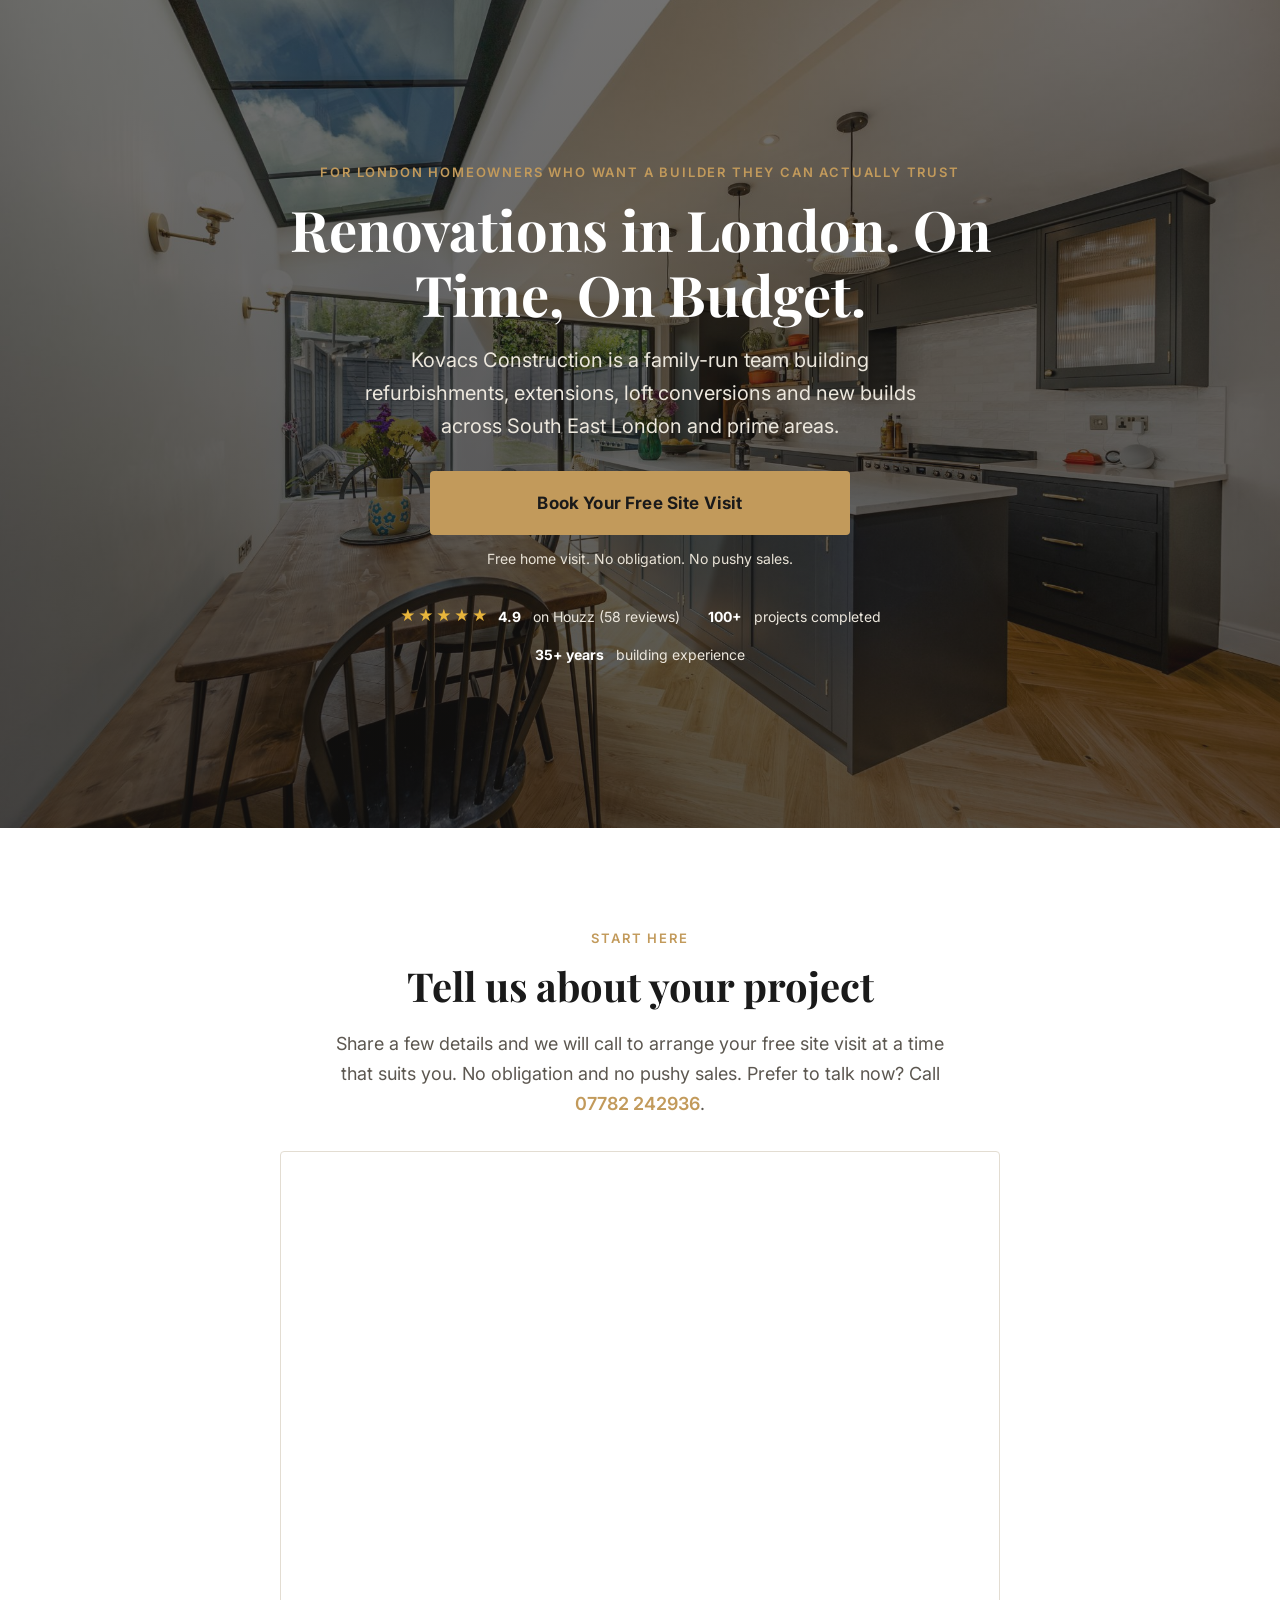
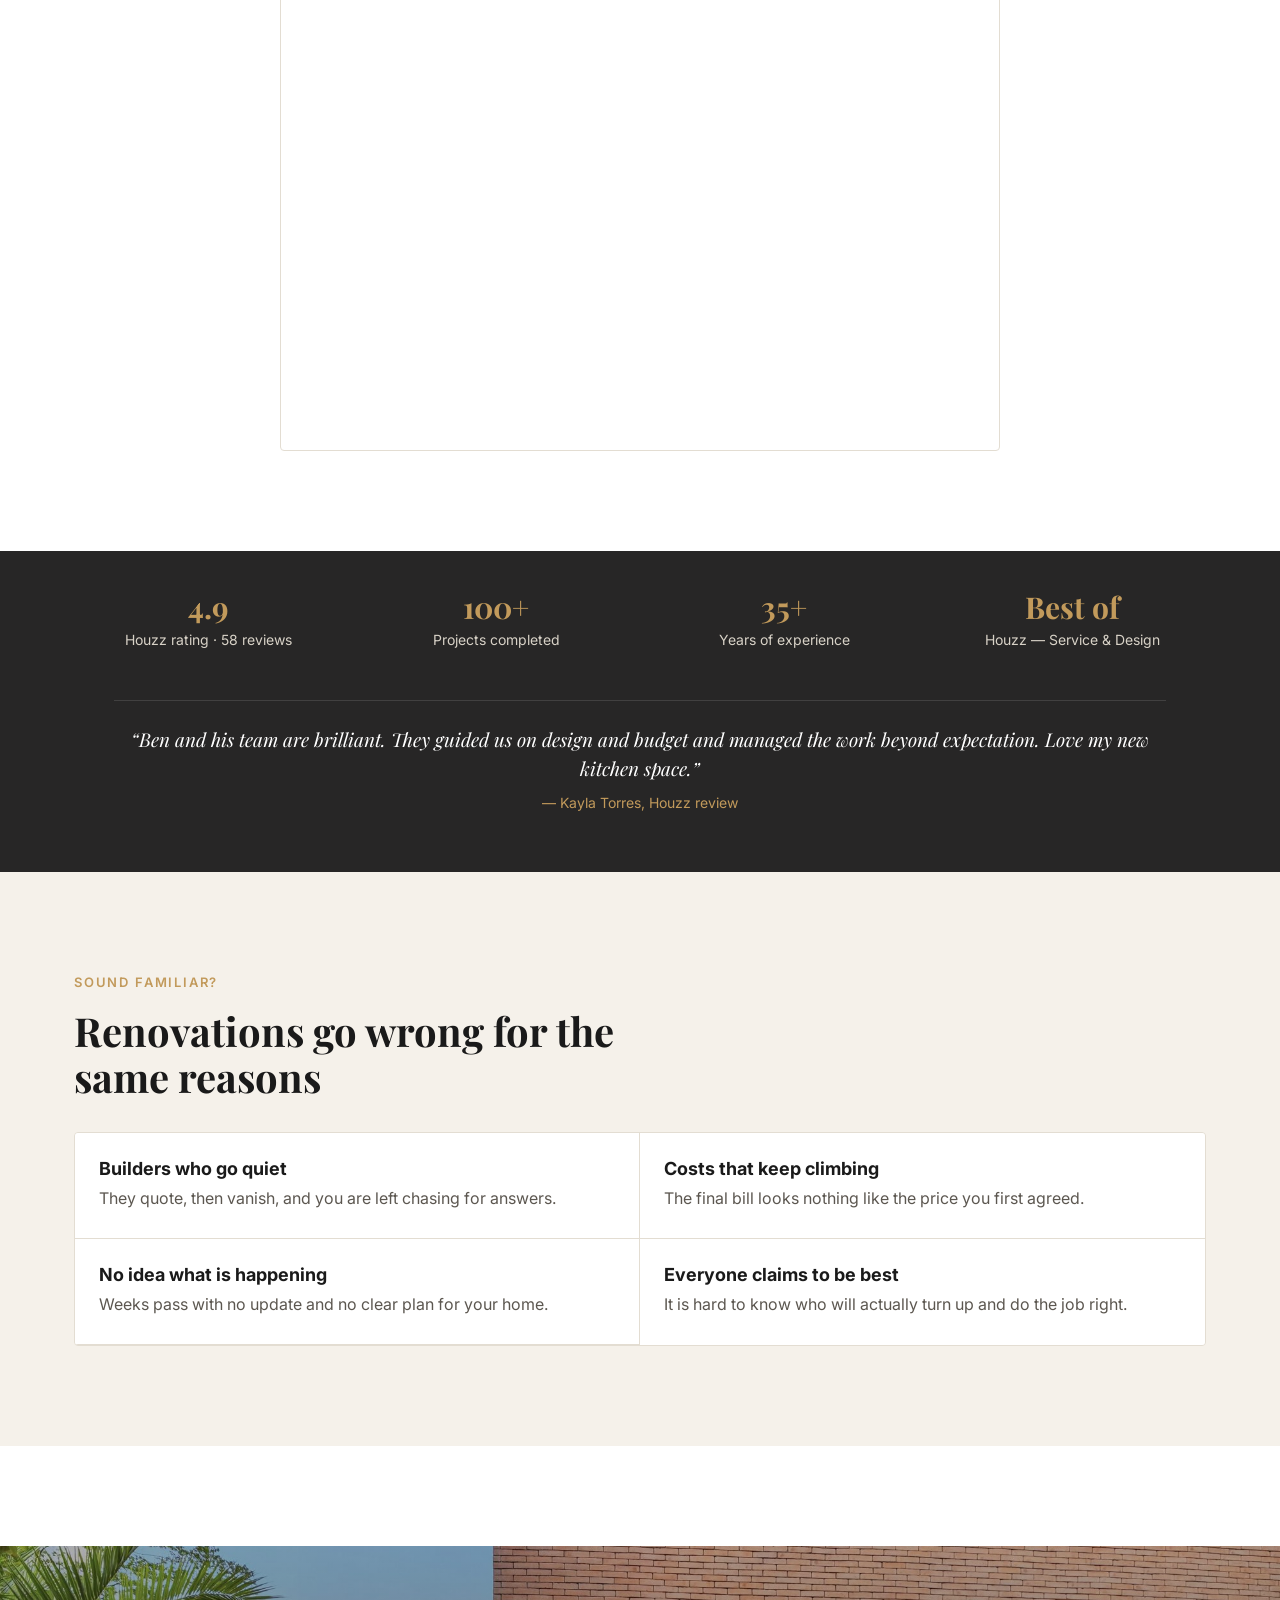
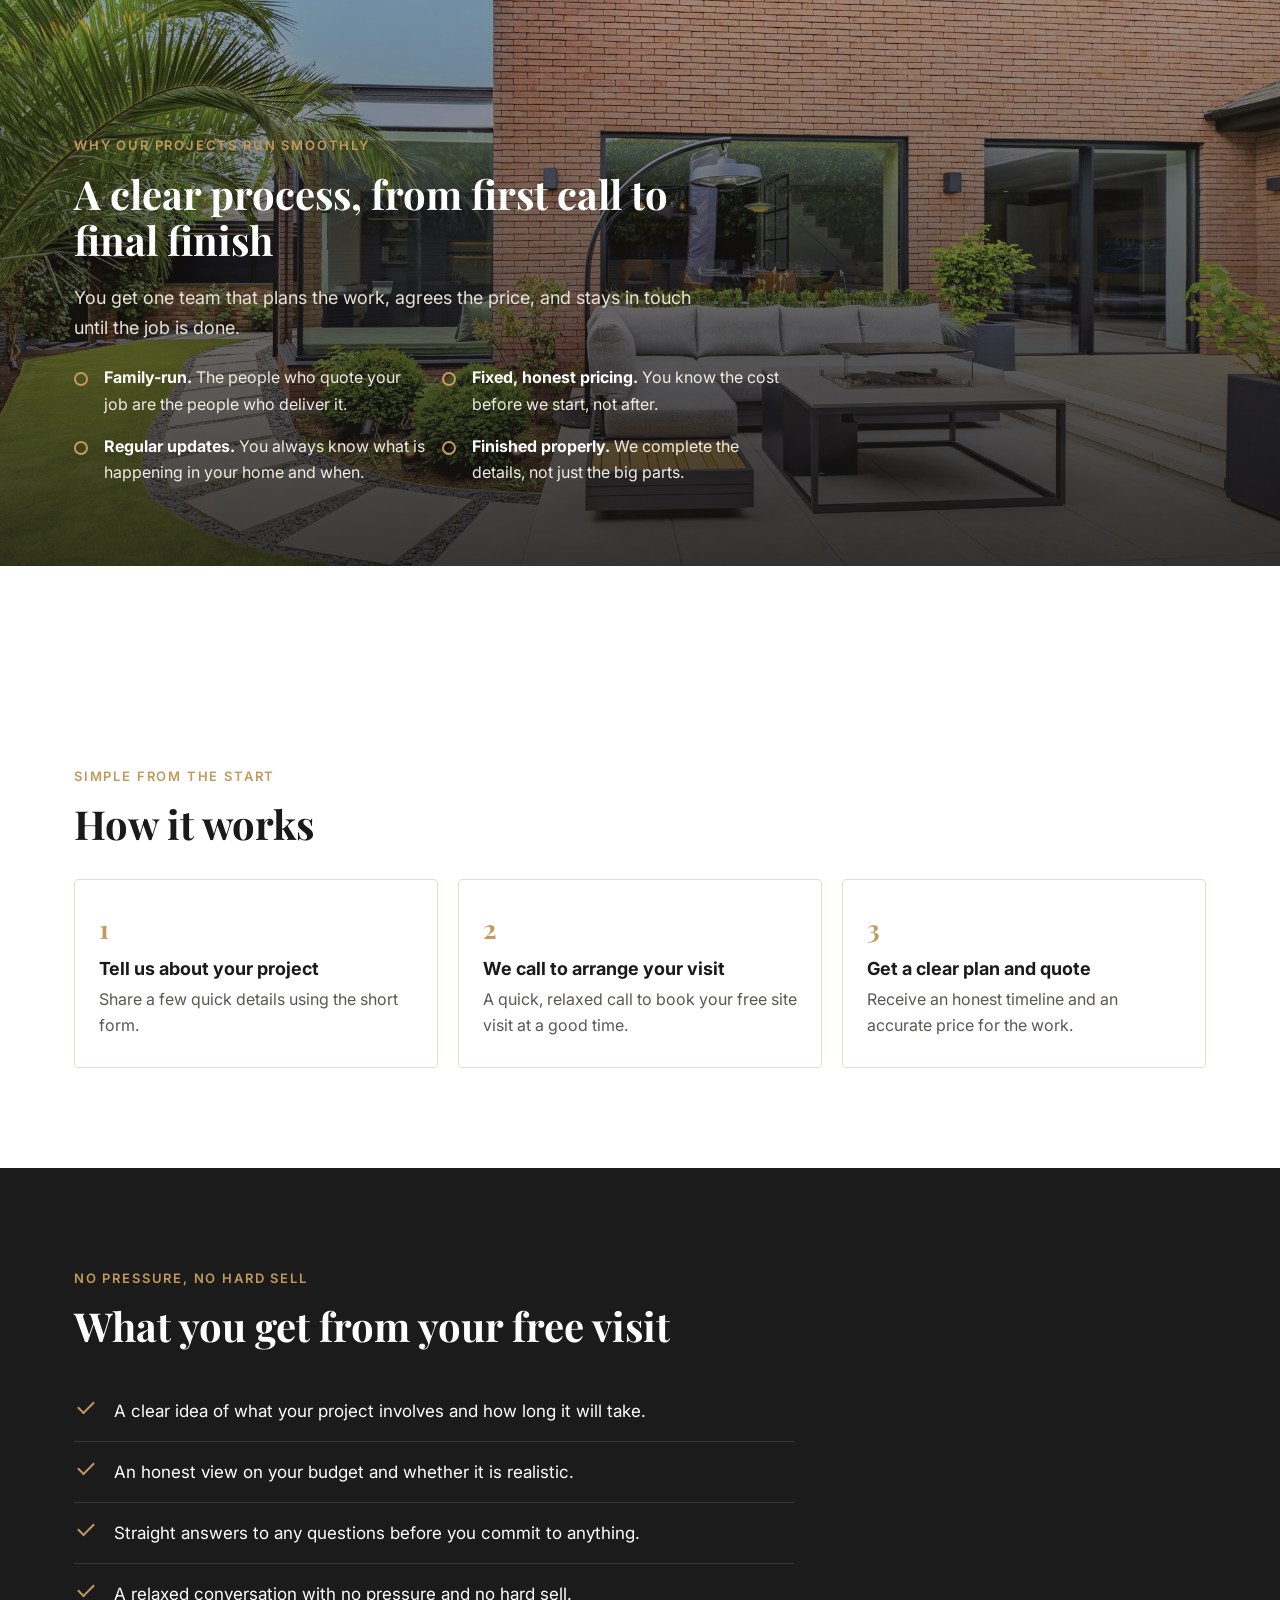
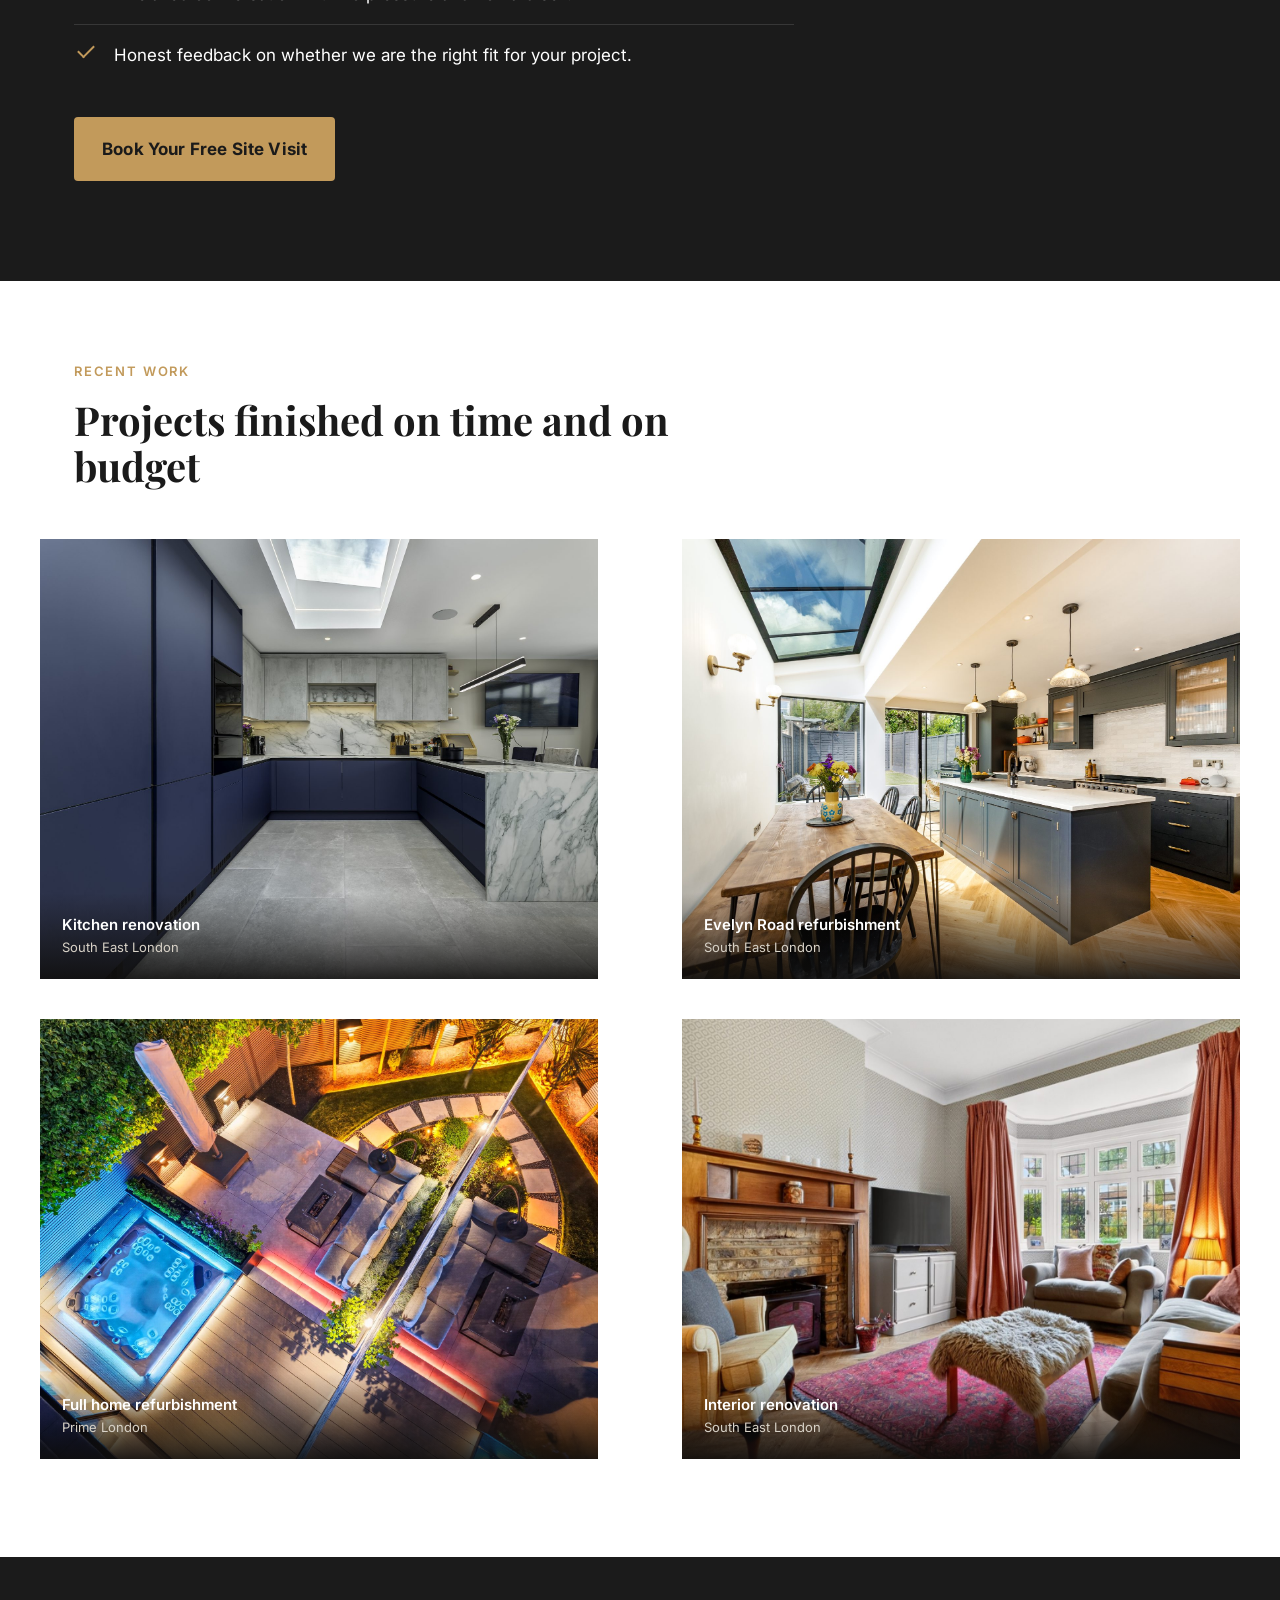
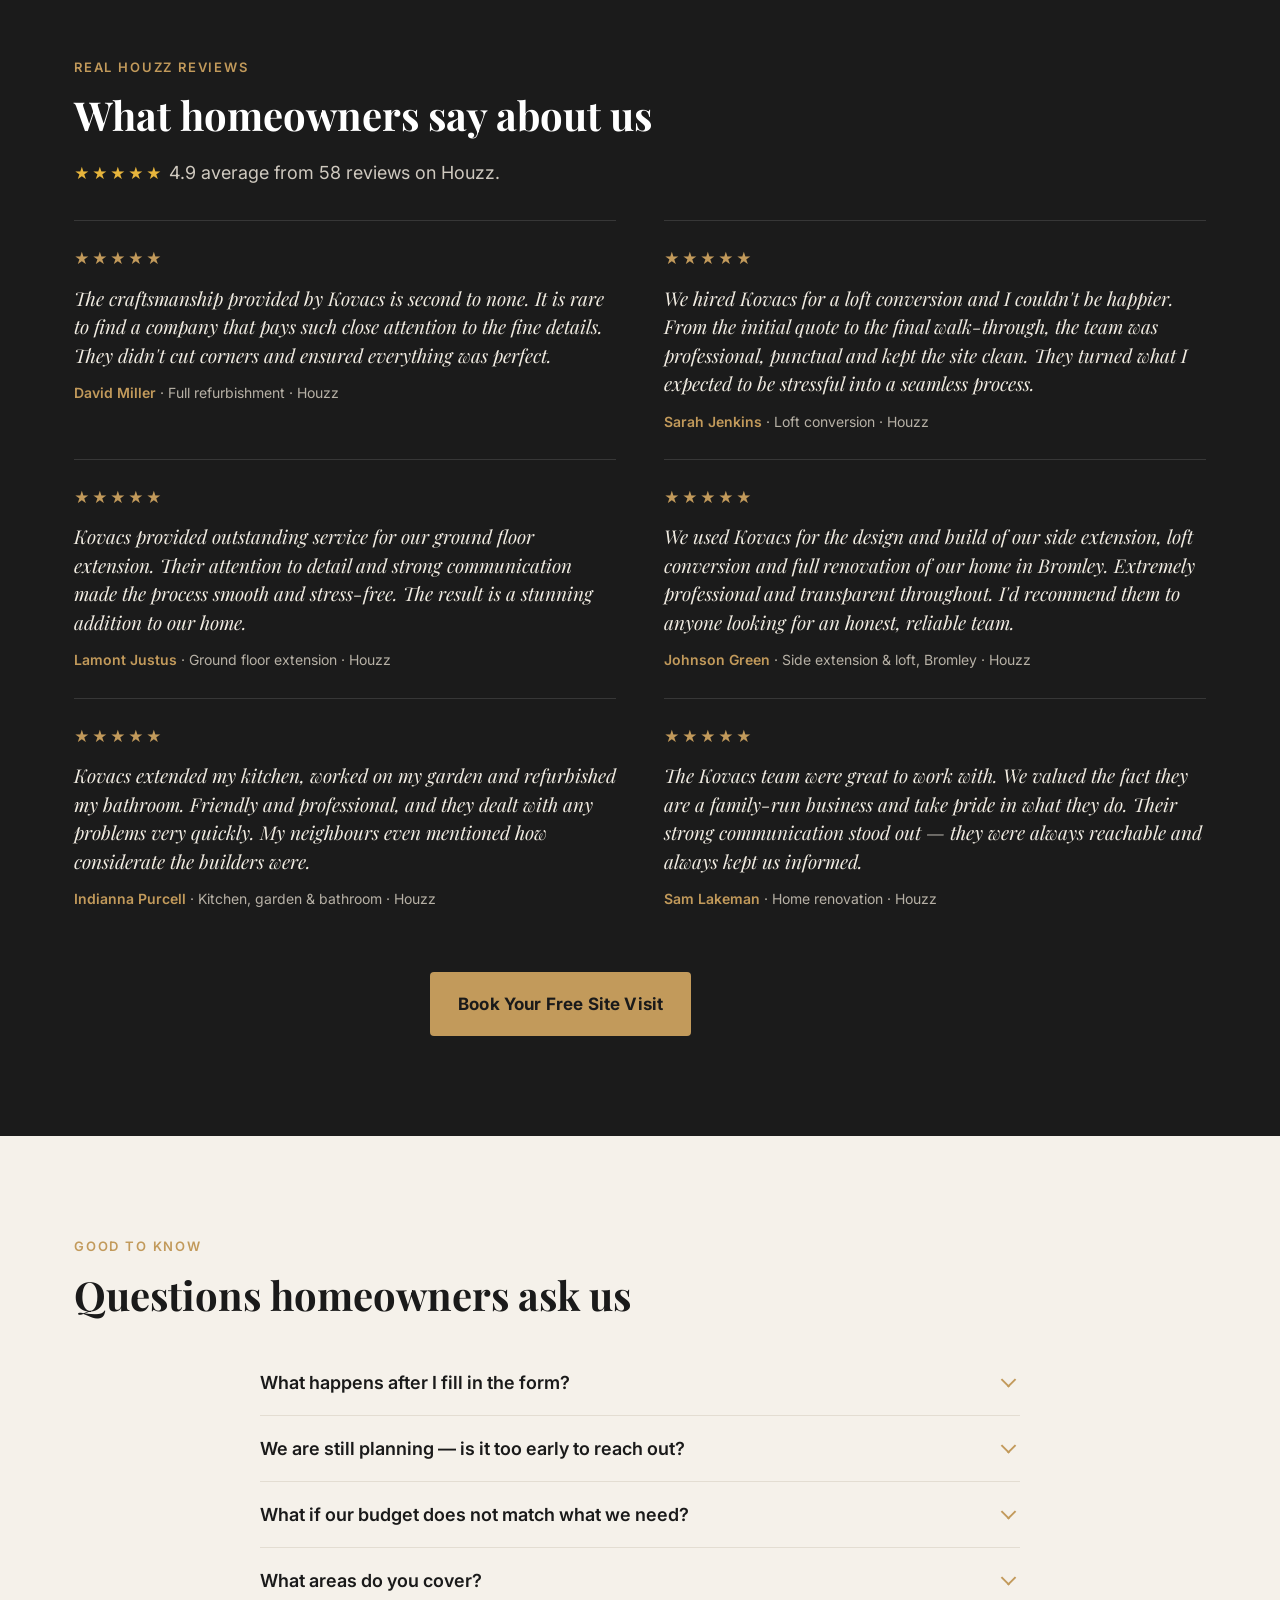
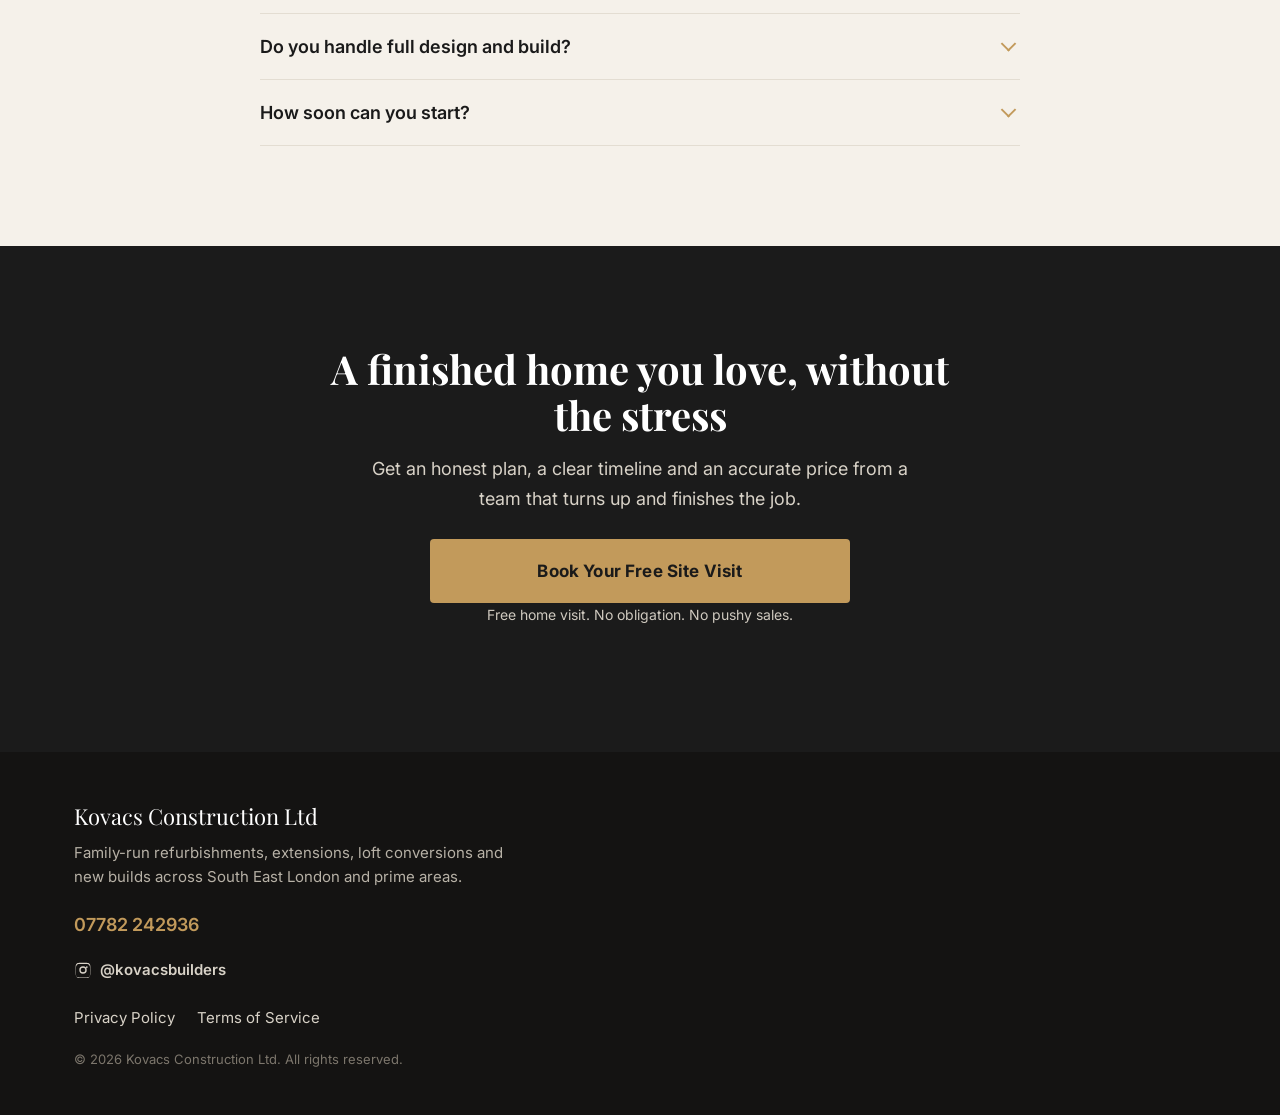
<file: funnel/index.html>
<!DOCTYPE html>
<html lang="en-GB">
<head>
  <meta charset="UTF-8" />
  <meta name="viewport" content="width=device-width, initial-scale=1" />
  <title>Renovations, Extensions &amp; Loft Conversions in London | Kovacs Construction</title>
  <meta name="description" content="Planning a renovation, extension, loft conversion or new build in South East London or a prime area? Book a free site visit with Kovacs Construction — a family-run team you can trust." />

  <!-- TRACKING HEAD CODES GO HERE: Meta Pixel, GA4, GTM Head, TikTok, etc. -->
  <!-- GTM HEAD: paste the Google Tag Manager <script> here -->

  <!-- Fonts: two families only, preconnected for speed -->
  <link rel="preconnect" href="https://fonts.googleapis.com" />
  <link rel="preconnect" href="https://fonts.gstatic.com" crossorigin />
  <link href="https://fonts.googleapis.com/css2?family=Inter:wght@400;500;600;700&family=Playfair+Display:wght@600;700&display=swap" rel="stylesheet" />

  <link rel="stylesheet" href="styles.css" />
</head>
<body>
<!-- TRACKING BODY CODES GO HERE: GTM Body noscript, etc. -->
<!-- GTM BODY: paste the Google Tag Manager <noscript> here -->

<!-- ============================ HERO ============================ -->
<!-- Hero image: embedded from the client Google Drive folder (auto-resized by
     Google's image CDN). To self-host later, download the file and set
     background to images/hero.jpg — see README. -->
<header class="hero" id="top"
  style="background:linear-gradient(rgba(20,19,18,.60),rgba(20,19,18,.72)), url('images/evelyn-road.jpg') center/cover no-repeat, #1b1b1b;">
  <div class="hero__inner">
    <p class="eyebrow">For London homeowners who want a builder they can actually trust</p>
    <h1>Renovations in London. On Time, On Budget.</h1>
    <p class="hero__sub">Kovacs Construction is a family-run team building refurbishments, extensions, loft conversions and new builds across South East London and prime areas.</p>
    <div class="hero__cta">
      <a href="#form" class="btn js-scroll">Book Your Free Site Visit</a>
      <p class="btn-note">Free home visit. No obligation. No pushy sales.</p>
    </div>
    <div class="trust-strip">
      <span class="ts-item"><span class="stars">★★★★★</span> <strong>4.9</strong>&nbsp;on Houzz (58 reviews)</span>
      <span class="ts-item"><strong>100+</strong>&nbsp;projects completed</span>
      <span class="ts-item"><strong>35+ years</strong>&nbsp;building experience</span>
    </div>
  </div>
</header>

<!-- ======================= FORM SECTION ======================= -->
<section class="section" id="form">
  <div class="container">
    <div class="section__head" style="margin-left:auto;margin-right:auto;text-align:center;">
      <p class="eyebrow">Start here</p>
      <h2 class="section__title">Tell us about your project</h2>
      <p class="section__sub" style="margin-left:auto;margin-right:auto;">Share a few details and we will call to arrange your free site visit at a time that suits you. No obligation and no pushy sales. Prefer to talk now? Call
        <a class="footer__phone" href="tel:+447782242936">07782 242936</a>.</p>
    </div>

    <div class="formwrap">
      <!-- ================= QUALIFICATION FORM EMBED ================= -->
      <!-- UTM HANDLING: script.js writes captured UTM values into hidden
           fields on this GHL form IF the field names below are added inside
           the form builder. Add hidden fields named: utm_source, utm_medium,
           utm_campaign, utm_content, utm_term, gclid, fbclid, ttclid, msclkid.
           Set the form's post-submit redirect to thank-you.html so UTMs carry
           through (script.js appends them to the redirect too). -->
      <div class="form-embed">
        <iframe
          src="https://api.leadconnectorhq.com/widget/form/eYARpIHvsms33nY9PxDg"
          style="width:100%;height:874px;border:none;border-radius:8px"
          id="inline-eYARpIHvsms33nY9PxDg"
          data-layout="{'id':'INLINE'}"
          data-trigger-type="alwaysShow"
          data-trigger-value=""
          data-activation-type="alwaysActivated"
          data-activation-value=""
          data-deactivation-type="neverDeactivate"
          data-deactivation-value=""
          data-form-name="Kovacs landing page form"
          data-height="874"
          data-layout-iframe-id="inline-eYARpIHvsms33nY9PxDg"
          data-form-id="eYARpIHvsms33nY9PxDg"
          title="Kovacs landing page form">
        </iframe>
      </div>
      <!-- If the embed ever fails to load, this is the fallback intent:
      <div class="form-placeholder">Form loading… or call 07782 242936 to book your free site visit.</div>
      -->
    </div>
  </div>
</section>

<!-- ===================== SOCIAL PROOF STRIP ===================== -->
<section class="proofbar" aria-label="Why homeowners choose us">
  <div class="container">
    <div class="proofbar__grid">
      <div class="proofbar__stat"><span class="num">4.9</span><span class="lbl">Houzz rating · 58 reviews</span></div>
      <div class="proofbar__stat"><span class="num">100+</span><span class="lbl">Projects completed</span></div>
      <div class="proofbar__stat"><span class="num">35+</span><span class="lbl">Years of experience</span></div>
      <div class="proofbar__stat"><span class="num">Best of</span><span class="lbl">Houzz — Service &amp; Design</span></div>
      <blockquote class="proofbar__quote">
        “Ben and his team are brilliant. They guided us on design and budget and managed the work beyond expectation. Love my new kitchen space.”
        <cite>— Kayla Torres, Houzz review</cite>
      </blockquote>
    </div>
  </div>
</section>

<!-- ======================= PROBLEM ======================= -->
<section class="section section--offwhite">
  <div class="container">
    <div class="section__head">
      <p class="eyebrow">Sound familiar?</p>
      <h2 class="section__title">Renovations go wrong for the same reasons</h2>
    </div>
    <div class="pains">
      <div class="pain">
        <h3>Builders who go quiet</h3>
        <p>They quote, then vanish, and you are left chasing for answers.</p>
      </div>
      <div class="pain">
        <h3>Costs that keep climbing</h3>
        <p>The final bill looks nothing like the price you first agreed.</p>
      </div>
      <div class="pain">
        <h3>No idea what is happening</h3>
        <p>Weeks pass with no update and no clear plan for your home.</p>
      </div>
      <div class="pain">
        <h3>Everyone claims to be best</h3>
        <p>It is hard to know who will actually turn up and do the job right.</p>
      </div>
    </div>
  </div>
</section>

<!-- ======================= MECHANISM ======================= -->
<section class="section mechanism" aria-label="How we work">
  <div class="mechanism__media"
    style="background:linear-gradient(rgba(20,19,18,.30),rgba(20,19,18,.82)), url('images/mechanism.jpg') center/cover no-repeat, #1b1b1b;">
    <!-- Mechanism image: embedded from client Google Drive folder. -->
    <div class="mechanism__content">
      <p class="eyebrow">Why our projects run smoothly</p>
      <h2>A clear process, from first call to final finish</h2>
      <p>You get one team that plans the work, agrees the price, and stays in touch until the job is done.</p>
      <ul class="diffs">
        <li><strong>Family-run.</strong> The people who quote your job are the people who deliver it.</li>
        <li><strong>Fixed, honest pricing.</strong> You know the cost before we start, not after.</li>
        <li><strong>Regular updates.</strong> You always know what is happening in your home and when.</li>
        <li><strong>Finished properly.</strong> We complete the details, not just the big parts.</li>
      </ul>
    </div>
  </div>
</section>

<!-- ======================= HOW IT WORKS ======================= -->
<section class="section">
  <div class="container">
    <div class="section__head">
      <p class="eyebrow">Simple from the start</p>
      <h2 class="section__title">How it works</h2>
    </div>
    <div class="steps">
      <div class="step">
        <span class="step__num">1</span>
        <h3>Tell us about your project</h3>
        <p>Share a few quick details using the short form.</p>
      </div>
      <div class="step">
        <span class="step__num">2</span>
        <h3>We call to arrange your visit</h3>
        <p>A quick, relaxed call to book your free site visit at a good time.</p>
      </div>
      <div class="step">
        <span class="step__num">3</span>
        <h3>Get a clear plan and quote</h3>
        <p>Receive an honest timeline and an accurate price for the work.</p>
      </div>
    </div>
  </div>
</section>

<!-- =================== WHAT YOU GET FROM YOUR VISIT =================== -->
<section class="section section--dark">
  <div class="container">
    <div class="section__head">
      <p class="eyebrow">No pressure, no hard sell</p>
      <h2 class="section__title">What you get from your free visit</h2>
    </div>
    <ul class="getlist">
      <li>A clear idea of what your project involves and how long it will take.</li>
      <li>An honest view on your budget and whether it is realistic.</li>
      <li>Straight answers to any questions before you commit to anything.</li>
      <li>A relaxed conversation with no pressure and no hard sell.</li>
      <li>Honest feedback on whether we are the right fit for your project.</li>
    </ul>
    <div style="max-width:420px;margin-top:32px;">
      <a href="#form" class="btn js-scroll">Book Your Free Site Visit</a>
    </div>
  </div>
</section>

<!-- ======================= PROOF GALLERY ======================= -->
<section class="section section--tight">
  <div class="container">
    <div class="section__head">
      <p class="eyebrow">Recent work</p>
      <h2 class="section__title">Projects finished on time and on budget</h2>
    </div>
  </div>
  <!-- Project photos embedded from the client Google Drive folder.
       To self-host later, swap each background-image url for images/*.jpg. -->
  <div class="gallery">
    <figure class="shot has-photo" style="background:#272626 url('images/kitchen-1.jpg') center/cover no-repeat;">
      <figcaption class="shot__cap">Kitchen renovation<span>South East London</span></figcaption>
    </figure>
    <figure class="shot has-photo" style="background:#272626 url('images/evelyn-road.jpg') center/cover no-repeat;">
      <figcaption class="shot__cap">Evelyn Road refurbishment<span>South East London</span></figcaption>
    </figure>
    <figure class="shot has-photo" style="background:#272626 url('images/refurb-1.jpg') center/cover no-repeat;">
      <figcaption class="shot__cap">Full home refurbishment<span>Prime London</span></figcaption>
    </figure>
    <figure class="shot has-photo" style="background:#272626 url('images/interior-1.jpg') center/cover no-repeat;">
      <figcaption class="shot__cap">Interior renovation<span>South East London</span></figcaption>
    </figure>
  </div>
</section>

<!-- ======================= REVIEWS ======================= -->
<section class="section section--dark">
  <div class="container">
    <div class="section__head">
      <p class="eyebrow">Real Houzz reviews</p>
      <h2 class="section__title">What homeowners say about us</h2>
      <p class="section__sub"><span class="stars">★★★★★</span> 4.9 average from 58 reviews on Houzz.</p>
    </div>
    <div class="reviews__grid">
      <blockquote class="review">
        <div class="review__stars">★★★★★</div>
        <p class="review__text">The craftsmanship provided by Kovacs is second to none. It is rare to find a company that pays such close attention to the fine details. They didn't cut corners and ensured everything was perfect.</p>
        <p class="review__who">David Miller <span>· Full refurbishment · Houzz</span></p>
      </blockquote>
      <blockquote class="review">
        <div class="review__stars">★★★★★</div>
        <p class="review__text">We hired Kovacs for a loft conversion and I couldn't be happier. From the initial quote to the final walk-through, the team was professional, punctual and kept the site clean. They turned what I expected to be stressful into a seamless process.</p>
        <p class="review__who">Sarah Jenkins <span>· Loft conversion · Houzz</span></p>
      </blockquote>
      <blockquote class="review">
        <div class="review__stars">★★★★★</div>
        <p class="review__text">Kovacs provided outstanding service for our ground floor extension. Their attention to detail and strong communication made the process smooth and stress-free. The result is a stunning addition to our home.</p>
        <p class="review__who">Lamont Justus <span>· Ground floor extension · Houzz</span></p>
      </blockquote>
      <blockquote class="review">
        <div class="review__stars">★★★★★</div>
        <p class="review__text">We used Kovacs for the design and build of our side extension, loft conversion and full renovation of our home in Bromley. Extremely professional and transparent throughout. I'd recommend them to anyone looking for an honest, reliable team.</p>
        <p class="review__who">Johnson Green <span>· Side extension &amp; loft, Bromley · Houzz</span></p>
      </blockquote>
      <blockquote class="review">
        <div class="review__stars">★★★★★</div>
        <p class="review__text">Kovacs extended my kitchen, worked on my garden and refurbished my bathroom. Friendly and professional, and they dealt with any problems very quickly. My neighbours even mentioned how considerate the builders were.</p>
        <p class="review__who">Indianna Purcell <span>· Kitchen, garden &amp; bathroom · Houzz</span></p>
      </blockquote>
      <blockquote class="review">
        <div class="review__stars">★★★★★</div>
        <p class="review__text">The Kovacs team were great to work with. We valued the fact they are a family-run business and take pride in what they do. Their strong communication stood out — they were always reachable and always kept us informed.</p>
        <p class="review__who">Sam Lakeman <span>· Home renovation · Houzz</span></p>
      </blockquote>
    </div>
    <div style="max-width:420px;margin:36px auto 0;">
      <a href="#form" class="btn js-scroll">Book Your Free Site Visit</a>
    </div>
  </div>
</section>

<!-- ======================= FAQ ======================= -->
<section class="section section--offwhite">
  <div class="container">
    <div class="section__head">
      <p class="eyebrow">Good to know</p>
      <h2 class="section__title">Questions homeowners ask us</h2>
    </div>
    <div class="faq">
      <div class="faq__item">
        <button class="faq__q" type="button">What happens after I fill in the form?</button>
        <div class="faq__a"><div class="faq__a-inner">One of our team will call you shortly to arrange your free site visit. There is no obligation and no hard sell.</div></div>
      </div>
      <div class="faq__item">
        <button class="faq__q" type="button">We are still planning — is it too early to reach out?</button>
        <div class="faq__a"><div class="faq__a-inner">No. Early is a good time to talk. We can help you shape the plan and understand realistic costs before you commit.</div></div>
      </div>
      <div class="faq__item">
        <button class="faq__q" type="button">What if our budget does not match what we need?</button>
        <div class="faq__a"><div class="faq__a-inner">We will tell you honestly. Sometimes we can suggest a different approach that gets you close to what you want for less.</div></div>
      </div>
      <div class="faq__item">
        <button class="faq__q" type="button">What areas do you cover?</button>
        <div class="faq__a"><div class="faq__a-inner">South East London and prime areas including Kensington, Fulham, Richmond and nearby.</div></div>
      </div>
      <div class="faq__item">
        <button class="faq__q" type="button">Do you handle full design and build?</button>
        <div class="faq__a"><div class="faq__a-inner">Yes. We can manage the whole project from design and drawings through to the finished work, so you deal with one team.</div></div>
      </div>
      <div class="faq__item">
        <button class="faq__q" type="button">How soon can you start?</button>
        <div class="faq__a"><div class="faq__a-inner">It depends on the project and the time of year. We will give you a realistic start date on your call.</div></div>
      </div>
    </div>
  </div>
</section>

<!-- ======================= FINAL CTA ======================= -->
<section class="section section--dark finalcta">
  <div class="container">
    <h2>A finished home you love, without the stress</h2>
    <p>Get an honest plan, a clear timeline and an accurate price from a team that turns up and finishes the job.</p>
    <a href="#form" class="btn js-scroll">Book Your Free Site Visit</a>
    <p class="btn-note">Free home visit. No obligation. No pushy sales.</p>
  </div>
</section>

<!-- ======================= FOOTER ======================= -->
<footer class="footer">
  <div class="container">
    <p class="footer__brand">Kovacs Construction Ltd</p>
    <p class="footer__desc">Family-run refurbishments, extensions, loft conversions and new builds across South East London and prime areas.</p>
    <p><a class="footer__phone" href="tel:+447782242936">07782 242936</a></p>
    <p class="footer__social">
      <a href="https://www.instagram.com/kovacsbuilders/" target="_blank" rel="noopener" aria-label="Kovacs Construction on Instagram">
        <svg viewBox="0 0 24 24" aria-hidden="true"><path d="M12 2.2c3.2 0 3.6 0 4.9.07 1.2.06 1.8.25 2.2.42.6.22 1 .48 1.4.9.42.42.68.82.9 1.4.17.4.36 1 .42 2.2.06 1.3.07 1.7.07 4.9s0 3.6-.07 4.9c-.06 1.2-.25 1.8-.42 2.2-.22.6-.48 1-.9 1.4-.42.42-.82.68-1.4.9-.4.17-1 .36-2.2.42-1.3.06-1.7.07-4.9.07s-3.6 0-4.9-.07c-1.2-.06-1.8-.25-2.2-.42-.6-.22-1-.48-1.4-.9-.42-.42-.68-.82-.9-1.4-.17-.4-.36-1-.42-2.2-.06-1.3-.07-1.7-.07-4.9s0-3.6.07-4.9c.06-1.2.25-1.8.42-2.2.22-.6.48-1 .9-1.4.42-.42.82-.68 1.4-.9.4-.17 1-.36 2.2-.42 1.3-.06 1.7-.07 4.9-.07zm0 1.8c-3.1 0-3.5 0-4.7.07-1.1.05-1.7.24-2.1.4-.5.2-.9.44-1.3.84-.4.4-.64.8-.84 1.3-.16.4-.35 1-.4 2.1-.07 1.2-.07 1.6-.07 4.7s0 3.5.07 4.7c.05 1.1.24 1.7.4 2.1.2.5.44.9.84 1.3.4.4.8.64 1.3.84.4.16 1 .35 2.1.4 1.2.07 1.6.07 4.7.07s3.5 0 4.7-.07c1.1-.05 1.7-.24 2.1-.4.5-.2.9-.44 1.3-.84.4-.4.64-.8.84-1.3.16-.4.35-1 .4-2.1.07-1.2.07-1.6.07-4.7s0-3.5-.07-4.7c-.05-1.1-.24-1.7-.4-2.1-.2-.5-.44-.9-.84-1.3-.4-.4-.8-.64-1.3-.84-.4-.16-1-.35-2.1-.4-1.2-.07-1.6-.07-4.7-.07zm0 3.06A4.94 4.94 0 1 1 12 17a4.94 4.94 0 0 1 0-9.88zm0 1.8a3.14 3.14 0 1 0 0 6.28 3.14 3.14 0 0 0 0-6.28zM17.1 6.9a1.15 1.15 0 1 1 0 2.3 1.15 1.15 0 0 1 0-2.3z"/></svg>
        <span>@kovacsbuilders</span>
      </a>
    </p>
    <nav class="footer__links" aria-label="Legal">
      <a href="privacy.html">Privacy Policy</a>
      <a href="terms.html">Terms of Service</a>
    </nav>
    <p class="footer__legal">© <span id="year">2026</span> Kovacs Construction Ltd. All rights reserved.</p>
  </div>
</footer>

<!-- ======================= STICKY MOBILE CTA ======================= -->
<div class="sticky-cta" id="stickyCta" aria-hidden="true">
  <a href="tel:+447782242936" class="btn btn--call" aria-label="Call Kovacs Construction">
    <svg viewBox="0 0 24 24" aria-hidden="true"><path d="M6.6 10.8a15.5 15.5 0 006.6 6.6l2.2-2.2a1 1 0 011-.24 11.4 11.4 0 003.6.58 1 1 0 011 1V20a1 1 0 01-1 1A17 17 0 013 4a1 1 0 011-1h3.5a1 1 0 011 1 11.4 11.4 0 00.58 3.6 1 1 0 01-.24 1z"/></svg>
  </a>
  <a href="#form" class="btn js-scroll" style="flex:1;">Book Your Free Site Visit</a>
</div>

<script src="script.js"></script>
<!-- GHL form embed script -->
<script src="https://link.msgsndr.com/js/form_embed.js"></script>
</body>
</html>
</file>
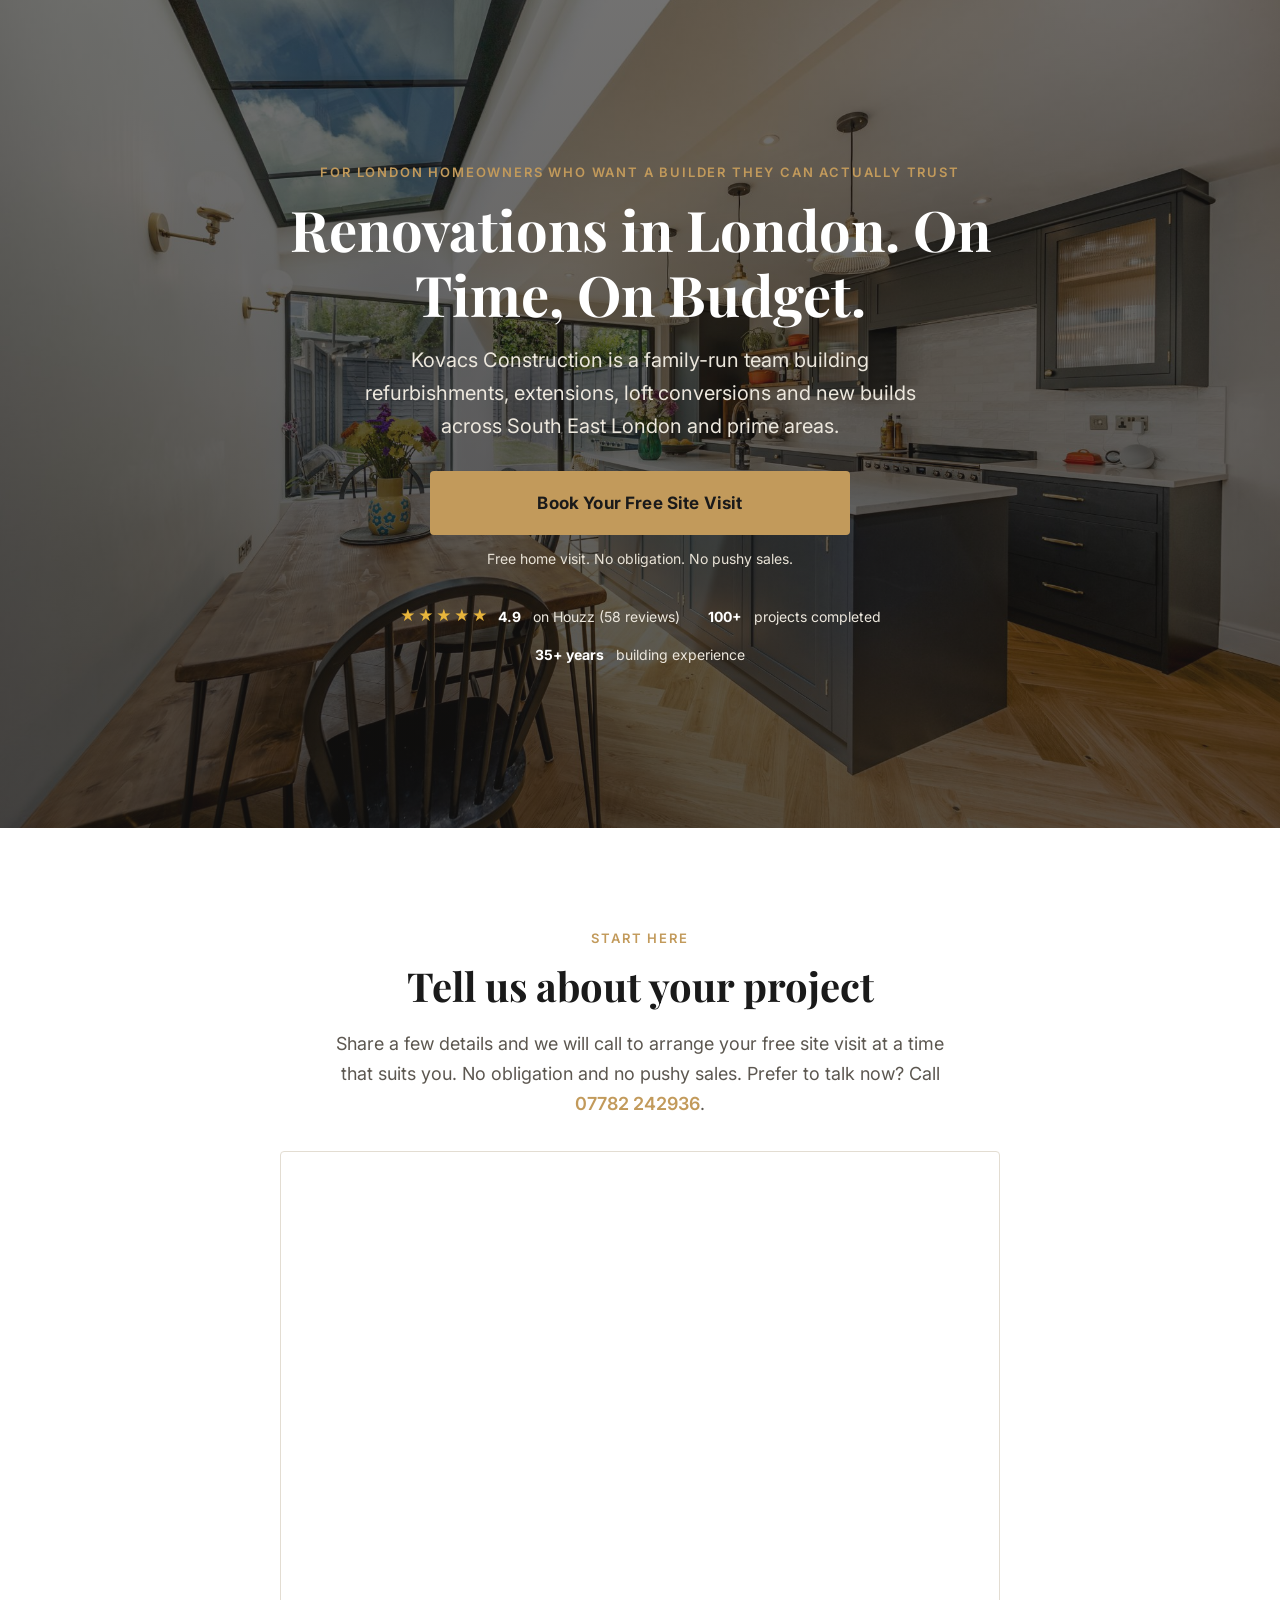
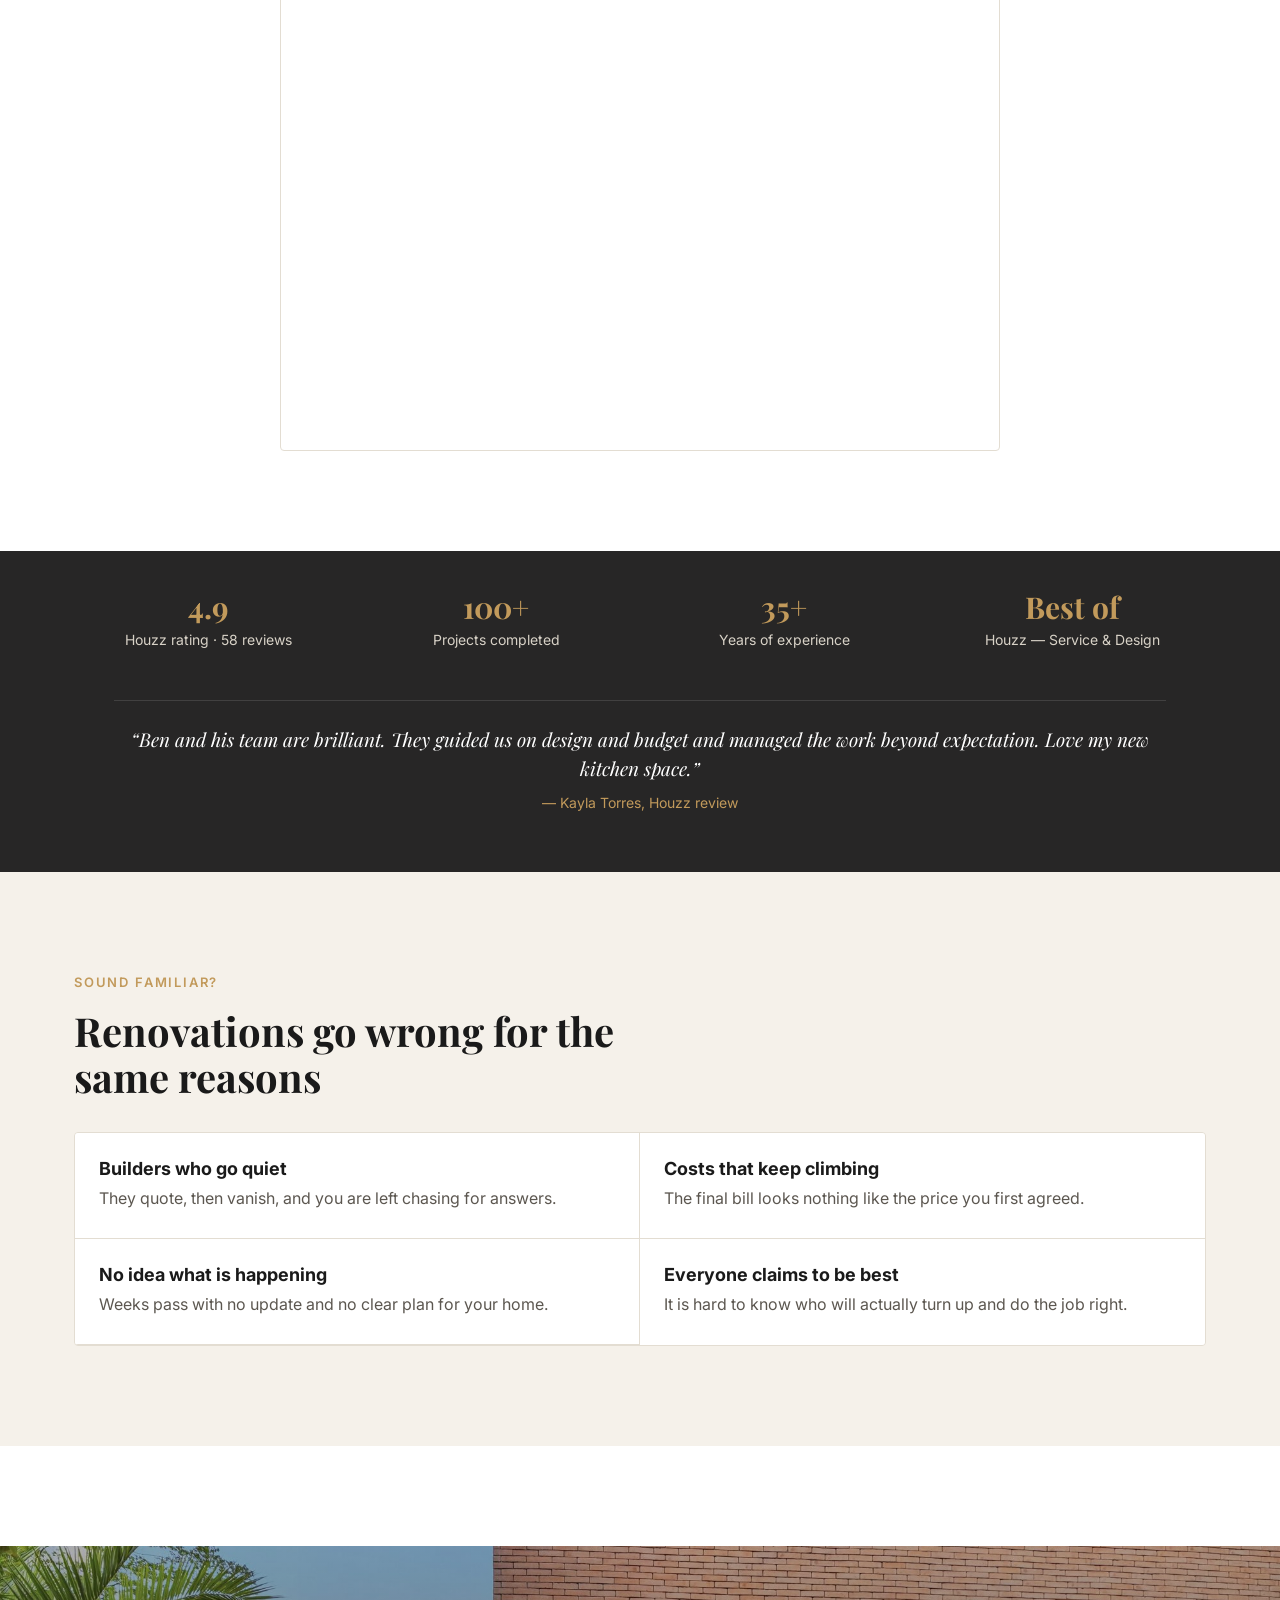
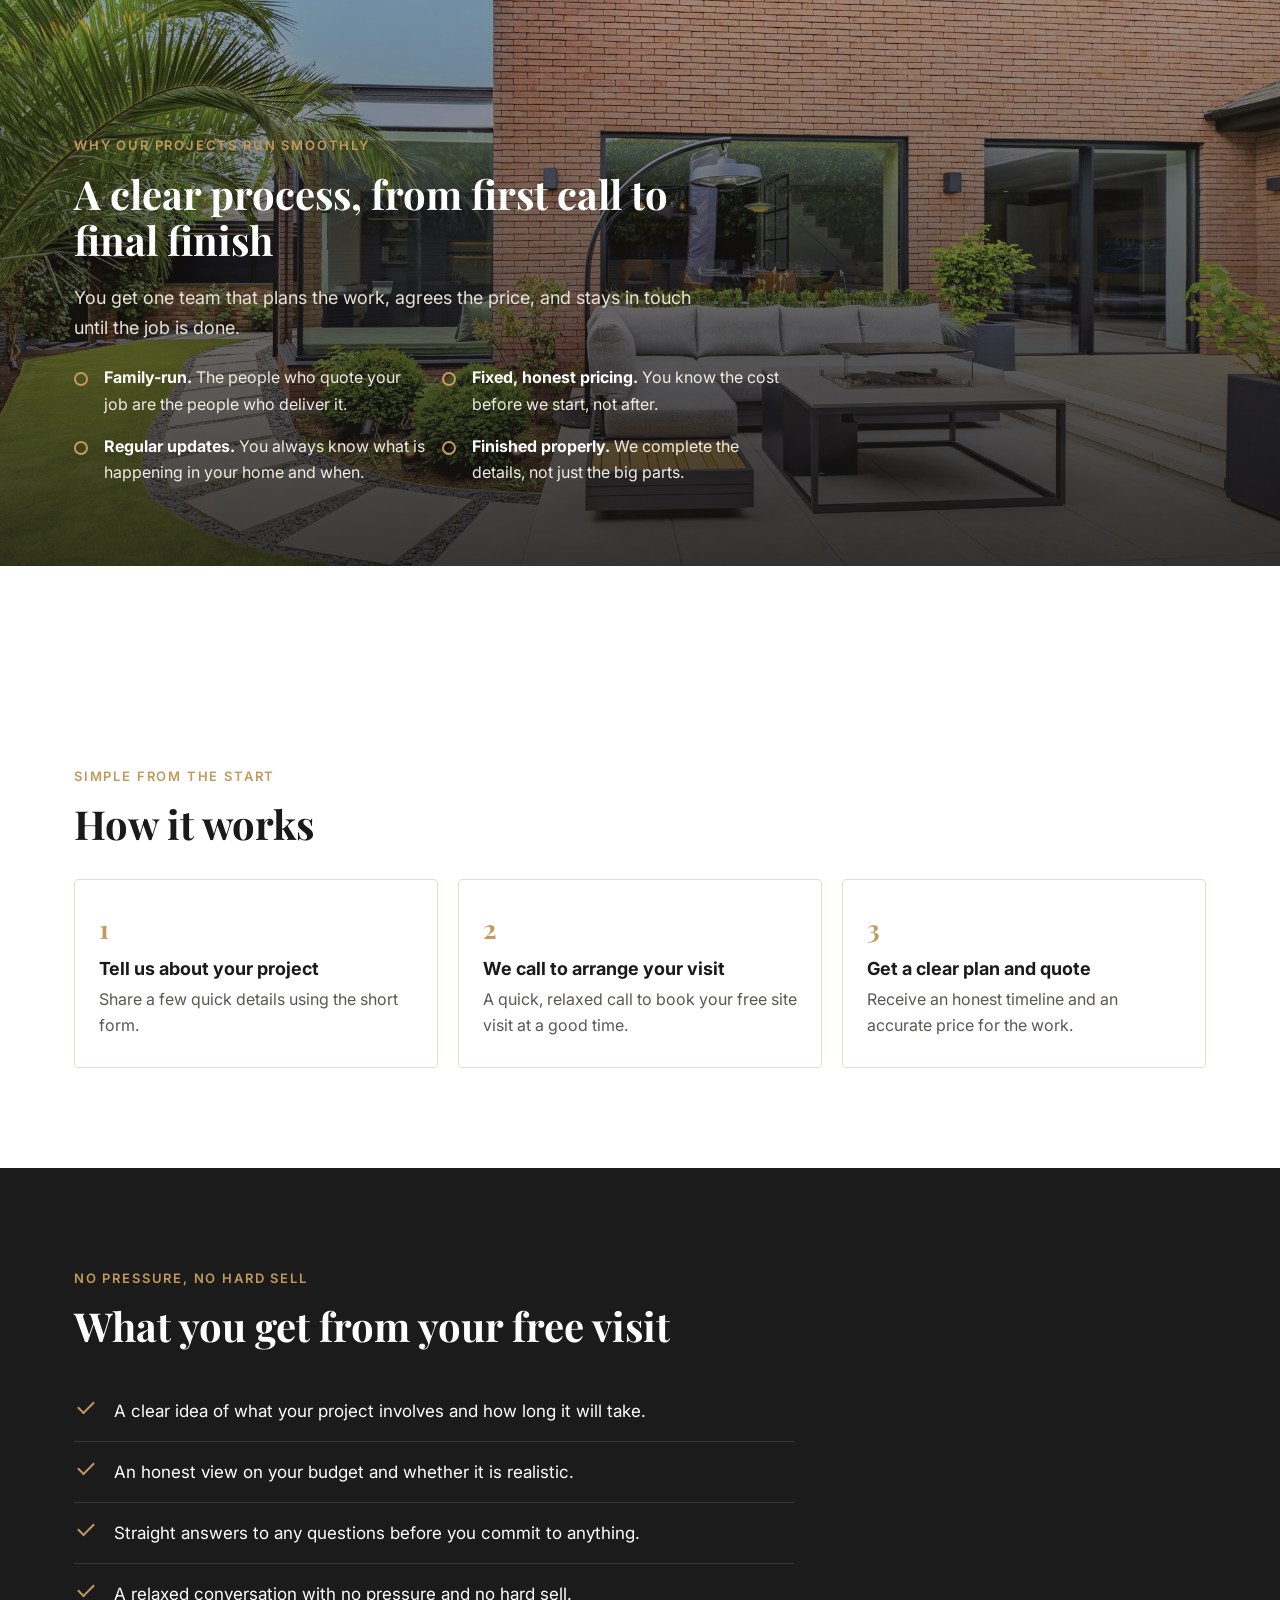
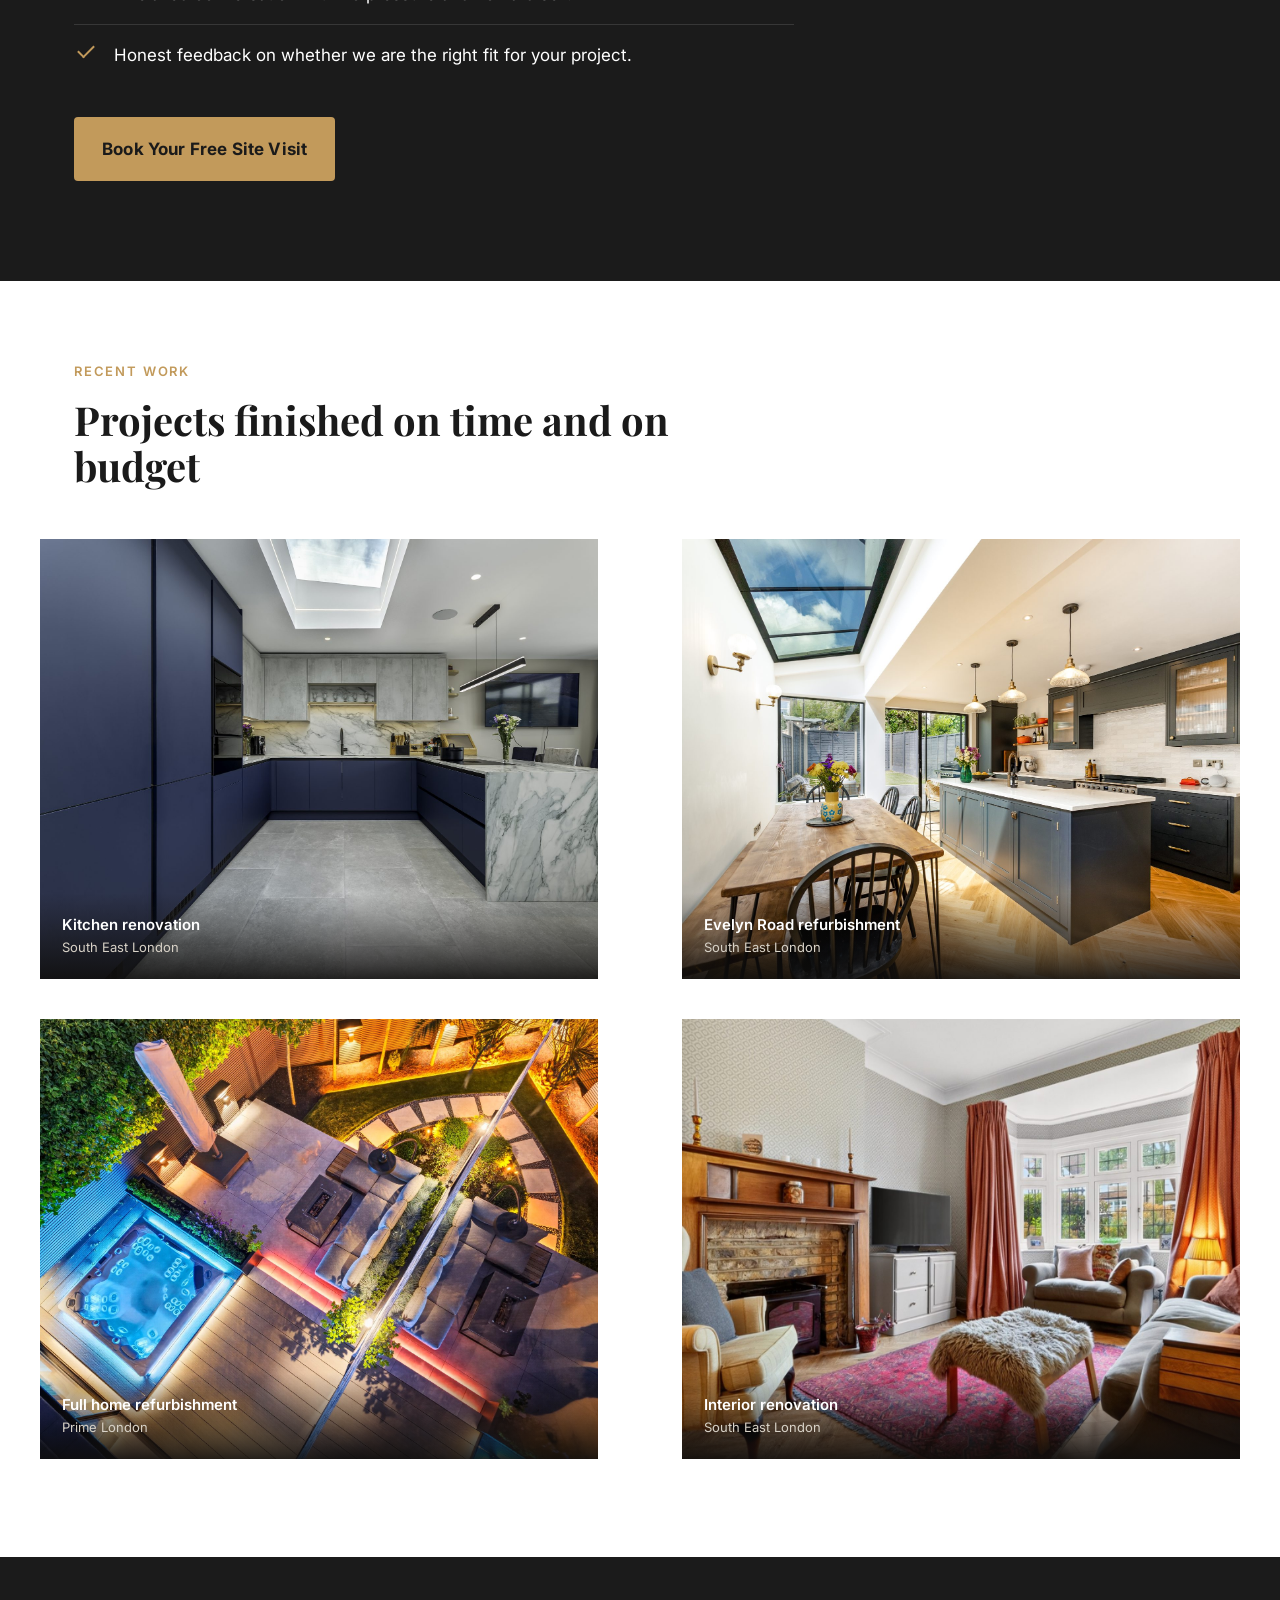
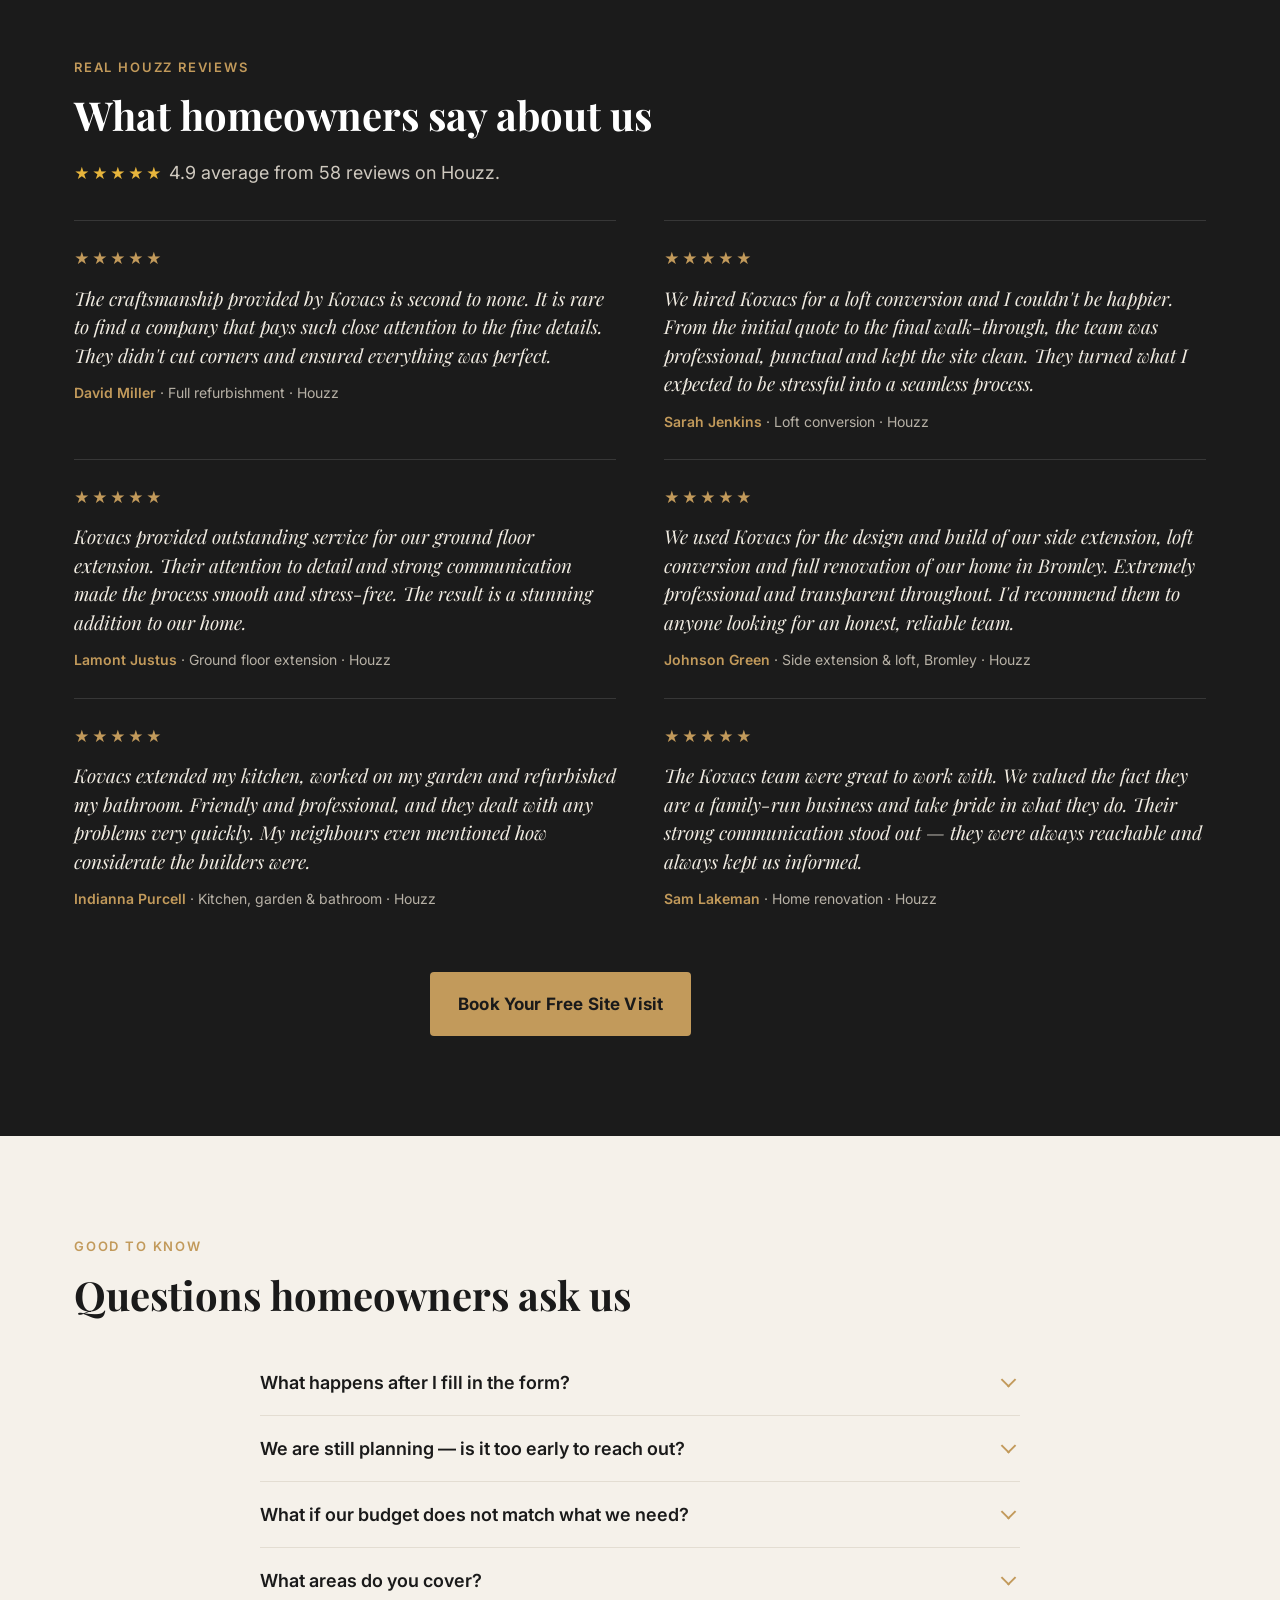
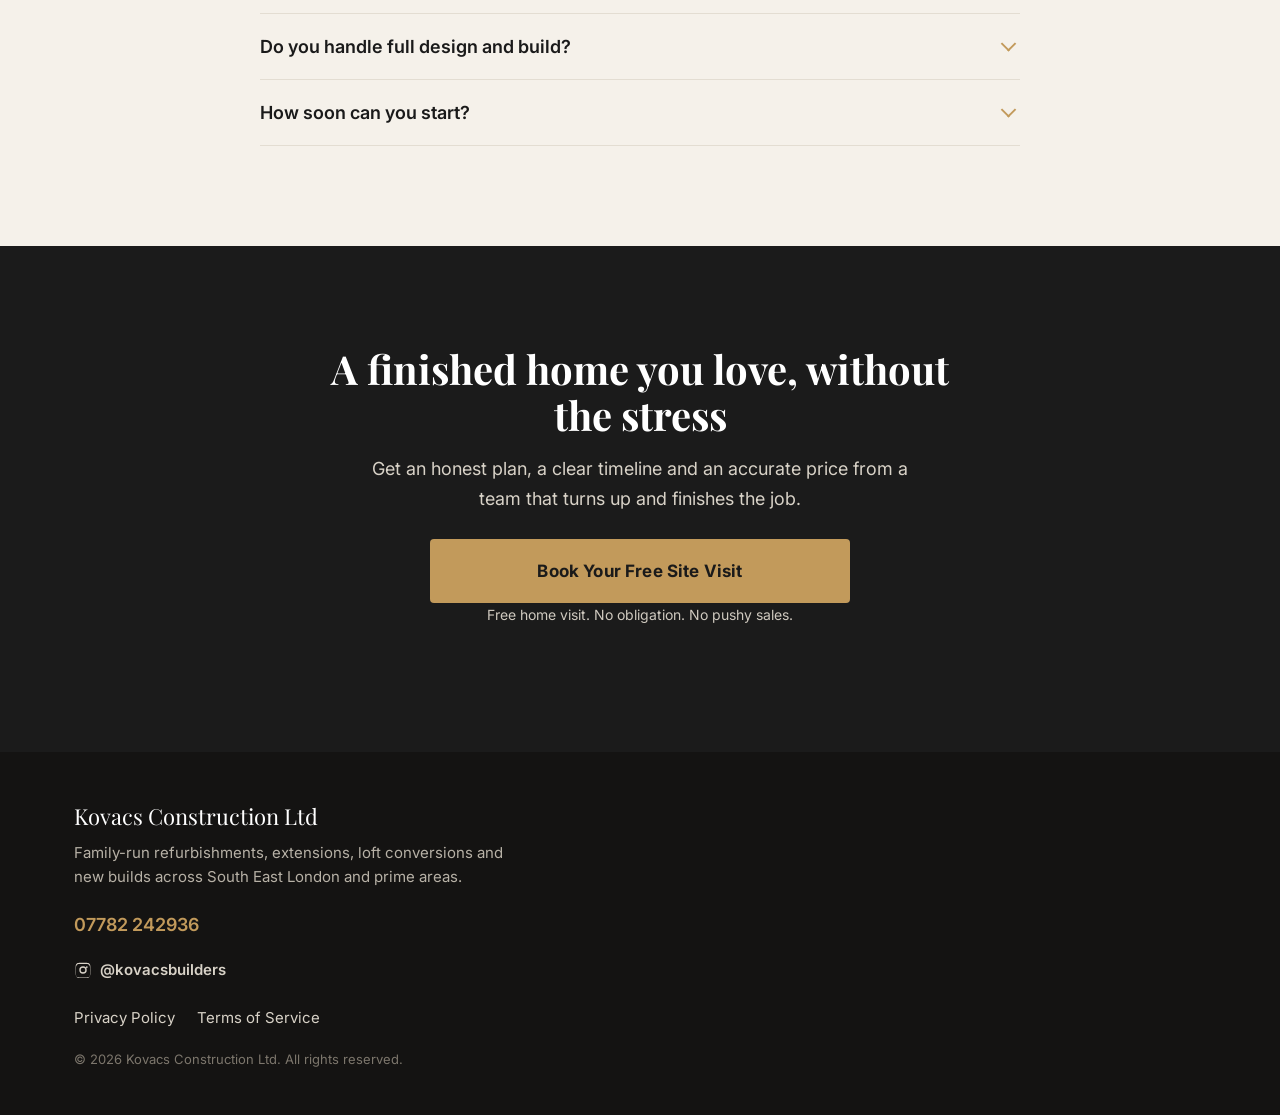
<file: funnel/landing.html>
<!DOCTYPE html>
<html lang="en-GB">
<head>
  <meta charset="UTF-8" />
  <meta name="viewport" content="width=device-width, initial-scale=1" />
  <title>Kovacs Construction Ltd</title>
  <!-- Backward-compat redirect: the landing page now lives at the site root
       ("/"). Any old /landing.html links are sent there, preserving UTM /
       click-id query strings. -->
  <link rel="canonical" href="./" />
  <script>
    location.replace("./" + window.location.search + window.location.hash);
  </script>
  <meta http-equiv="refresh" content="0; url=./" />
</head>
<body>
  <p>Redirecting to <a href="./">Kovacs Construction</a>…</p>
</body>
</html>
</file>
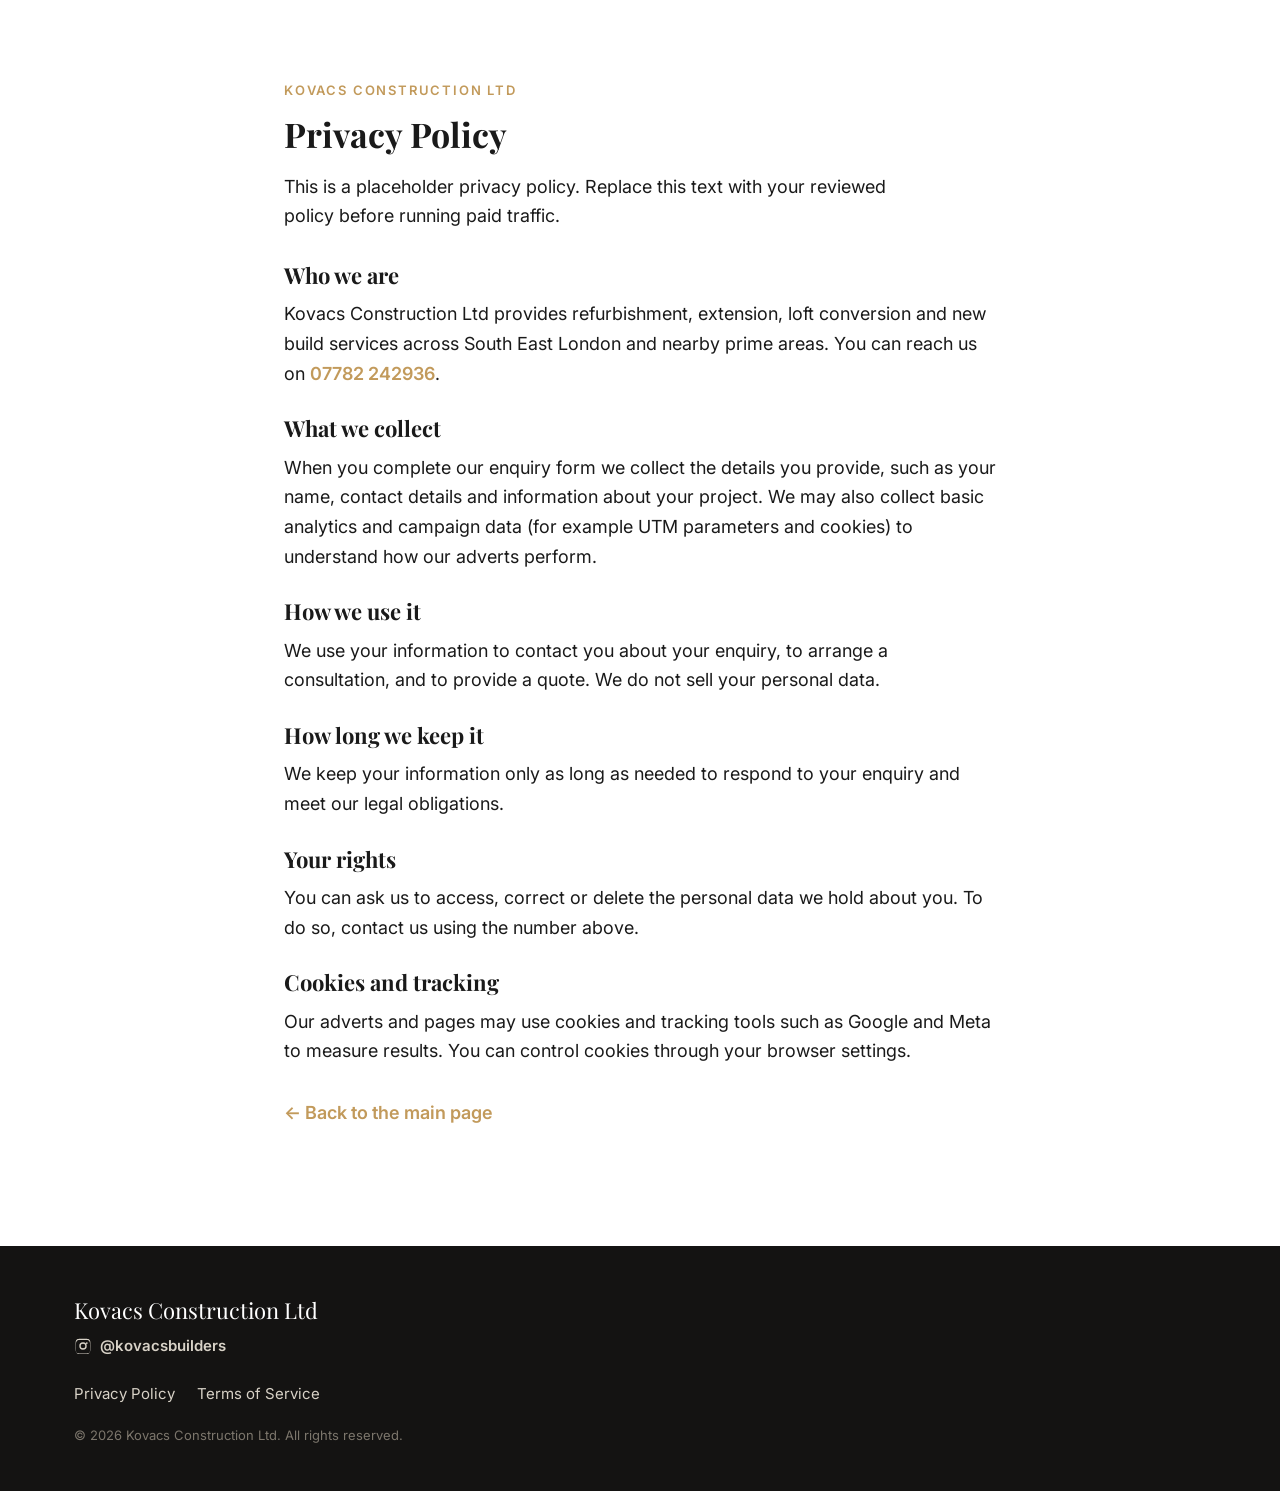
<file: funnel/privacy.html>
<!DOCTYPE html>
<html lang="en-GB">
<head>
  <meta charset="UTF-8" />
  <meta name="viewport" content="width=device-width, initial-scale=1" />
  <title>Privacy Policy | Kovacs Construction Ltd</title>
  <meta name="description" content="Privacy Policy for Kovacs Construction Ltd." />
  <meta name="robots" content="noindex" />
  <!-- TRACKING HEAD CODES GO HERE: Meta Pixel, GA4, GTM Head, TikTok, etc. -->
  <link rel="preconnect" href="https://fonts.googleapis.com" />
  <link rel="preconnect" href="https://fonts.gstatic.com" crossorigin />
  <link href="https://fonts.googleapis.com/css2?family=Inter:wght@400;500;600;700&family=Playfair+Display:wght@600;700&display=swap" rel="stylesheet" />
  <link rel="stylesheet" href="styles.css" />
</head>
<body>
<!-- TRACKING BODY CODES GO HERE: GTM Body noscript, etc. -->

<section class="section" style="padding-top:80px;">
  <div class="container" style="max-width:760px;">
    <p class="eyebrow">Kovacs Construction Ltd</p>
    <h1 style="font-size:34px;">Privacy Policy</h1>
    <p class="lead">This is a placeholder privacy policy. Replace this text with your reviewed policy before running paid traffic.</p>

    <h2 style="font-size:22px;margin-top:32px;">Who we are</h2>
    <p>Kovacs Construction Ltd provides refurbishment, extension, loft conversion and new build services across South East London and nearby prime areas. You can reach us on <a class="footer__phone" href="tel:+447782242936">07782 242936</a>.</p>

    <h2 style="font-size:22px;margin-top:28px;">What we collect</h2>
    <p>When you complete our enquiry form we collect the details you provide, such as your name, contact details and information about your project. We may also collect basic analytics and campaign data (for example UTM parameters and cookies) to understand how our adverts perform.</p>

    <h2 style="font-size:22px;margin-top:28px;">How we use it</h2>
    <p>We use your information to contact you about your enquiry, to arrange a consultation, and to provide a quote. We do not sell your personal data.</p>

    <h2 style="font-size:22px;margin-top:28px;">How long we keep it</h2>
    <p>We keep your information only as long as needed to respond to your enquiry and meet our legal obligations.</p>

    <h2 style="font-size:22px;margin-top:28px;">Your rights</h2>
    <p>You can ask us to access, correct or delete the personal data we hold about you. To do so, contact us using the number above.</p>

    <h2 style="font-size:22px;margin-top:28px;">Cookies and tracking</h2>
    <p>Our adverts and pages may use cookies and tracking tools such as Google and Meta to measure results. You can control cookies through your browser settings.</p>

    <p style="margin-top:32px;"><a class="footer__phone" href="./">← Back to the main page</a></p>
  </div>
</section>

<footer class="footer">
  <div class="container">
    <p class="footer__brand">Kovacs Construction Ltd</p>
    <p class="footer__social">
      <a href="https://www.instagram.com/kovacsbuilders/" target="_blank" rel="noopener" aria-label="Kovacs Construction on Instagram">
        <svg viewBox="0 0 24 24" aria-hidden="true"><path d="M12 2.2c3.2 0 3.6 0 4.9.07 1.2.06 1.8.25 2.2.42.6.22 1 .48 1.4.9.42.42.68.82.9 1.4.17.4.36 1 .42 2.2.06 1.3.07 1.7.07 4.9s0 3.6-.07 4.9c-.06 1.2-.25 1.8-.42 2.2-.22.6-.48 1-.9 1.4-.42.42-.82.68-1.4.9-.4.17-1 .36-2.2.42-1.3.06-1.7.07-4.9.07s-3.6 0-4.9-.07c-1.2-.06-1.8-.25-2.2-.42-.6-.22-1-.48-1.4-.9-.42-.42-.68-.82-.9-1.4-.17-.4-.36-1-.42-2.2-.06-1.3-.07-1.7-.07-4.9s0-3.6.07-4.9c.06-1.2.25-1.8.42-2.2.22-.6.48-1 .9-1.4.42-.42.82-.68 1.4-.9.4-.17 1-.36 2.2-.42 1.3-.06 1.7-.07 4.9-.07zm0 1.8c-3.1 0-3.5 0-4.7.07-1.1.05-1.7.24-2.1.4-.5.2-.9.44-1.3.84-.4.4-.64.8-.84 1.3-.16.4-.35 1-.4 2.1-.07 1.2-.07 1.6-.07 4.7s0 3.5.07 4.7c.05 1.1.24 1.7.4 2.1.2.5.44.9.84 1.3.4.4.8.64 1.3.84.4.16 1 .35 2.1.4 1.2.07 1.6.07 4.7.07s3.5 0 4.7-.07c1.1-.05 1.7-.24 2.1-.4.5-.2.9-.44 1.3-.84.4-.4.64-.8.84-1.3.16-.4.35-1 .4-2.1.07-1.2.07-1.6.07-4.7s0-3.5-.07-4.7c-.05-1.1-.24-1.7-.4-2.1-.2-.5-.44-.9-.84-1.3-.4-.4-.8-.64-1.3-.84-.4-.16-1-.35-2.1-.4-1.2-.07-1.6-.07-4.7-.07zm0 3.06A4.94 4.94 0 1 1 12 17a4.94 4.94 0 0 1 0-9.88zm0 1.8a3.14 3.14 0 1 0 0 6.28 3.14 3.14 0 0 0 0-6.28zM17.1 6.9a1.15 1.15 0 1 1 0 2.3 1.15 1.15 0 0 1 0-2.3z"/></svg>
        <span>@kovacsbuilders</span>
      </a>
    </p>
    <nav class="footer__links" aria-label="Legal">
      <a href="privacy.html">Privacy Policy</a>
      <a href="terms.html">Terms of Service</a>
    </nav>
    <p class="footer__legal">© <span id="year">2026</span> Kovacs Construction Ltd. All rights reserved.</p>
  </div>
</footer>
<script src="script.js"></script>
</body>
</html>
</file>
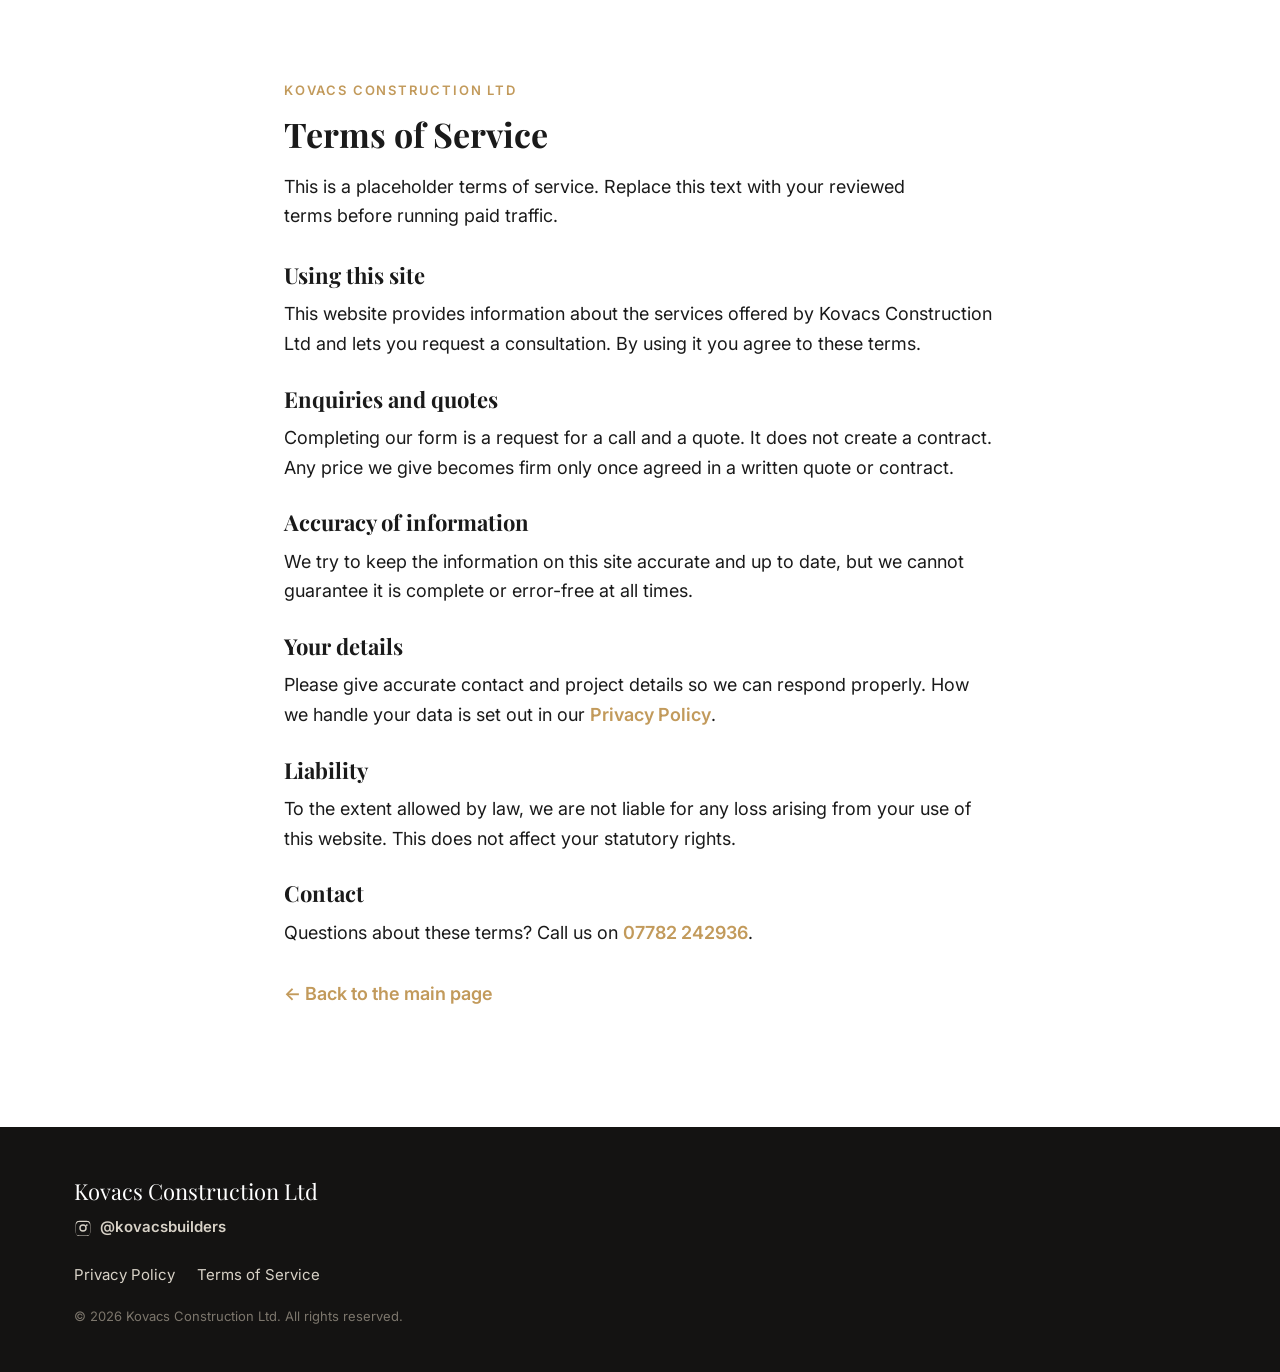
<file: funnel/terms.html>
<!DOCTYPE html>
<html lang="en-GB">
<head>
  <meta charset="UTF-8" />
  <meta name="viewport" content="width=device-width, initial-scale=1" />
  <title>Terms of Service | Kovacs Construction Ltd</title>
  <meta name="description" content="Terms of Service for Kovacs Construction Ltd." />
  <meta name="robots" content="noindex" />
  <!-- TRACKING HEAD CODES GO HERE: Meta Pixel, GA4, GTM Head, TikTok, etc. -->
  <link rel="preconnect" href="https://fonts.googleapis.com" />
  <link rel="preconnect" href="https://fonts.gstatic.com" crossorigin />
  <link href="https://fonts.googleapis.com/css2?family=Inter:wght@400;500;600;700&family=Playfair+Display:wght@600;700&display=swap" rel="stylesheet" />
  <link rel="stylesheet" href="styles.css" />
</head>
<body>
<!-- TRACKING BODY CODES GO HERE: GTM Body noscript, etc. -->

<section class="section" style="padding-top:80px;">
  <div class="container" style="max-width:760px;">
    <p class="eyebrow">Kovacs Construction Ltd</p>
    <h1 style="font-size:34px;">Terms of Service</h1>
    <p class="lead">This is a placeholder terms of service. Replace this text with your reviewed terms before running paid traffic.</p>

    <h2 style="font-size:22px;margin-top:32px;">Using this site</h2>
    <p>This website provides information about the services offered by Kovacs Construction Ltd and lets you request a consultation. By using it you agree to these terms.</p>

    <h2 style="font-size:22px;margin-top:28px;">Enquiries and quotes</h2>
    <p>Completing our form is a request for a call and a quote. It does not create a contract. Any price we give becomes firm only once agreed in a written quote or contract.</p>

    <h2 style="font-size:22px;margin-top:28px;">Accuracy of information</h2>
    <p>We try to keep the information on this site accurate and up to date, but we cannot guarantee it is complete or error-free at all times.</p>

    <h2 style="font-size:22px;margin-top:28px;">Your details</h2>
    <p>Please give accurate contact and project details so we can respond properly. How we handle your data is set out in our <a class="footer__phone" href="privacy.html">Privacy Policy</a>.</p>

    <h2 style="font-size:22px;margin-top:28px;">Liability</h2>
    <p>To the extent allowed by law, we are not liable for any loss arising from your use of this website. This does not affect your statutory rights.</p>

    <h2 style="font-size:22px;margin-top:28px;">Contact</h2>
    <p>Questions about these terms? Call us on <a class="footer__phone" href="tel:+447782242936">07782 242936</a>.</p>

    <p style="margin-top:32px;"><a class="footer__phone" href="./">← Back to the main page</a></p>
  </div>
</section>

<footer class="footer">
  <div class="container">
    <p class="footer__brand">Kovacs Construction Ltd</p>
    <p class="footer__social">
      <a href="https://www.instagram.com/kovacsbuilders/" target="_blank" rel="noopener" aria-label="Kovacs Construction on Instagram">
        <svg viewBox="0 0 24 24" aria-hidden="true"><path d="M12 2.2c3.2 0 3.6 0 4.9.07 1.2.06 1.8.25 2.2.42.6.22 1 .48 1.4.9.42.42.68.82.9 1.4.17.4.36 1 .42 2.2.06 1.3.07 1.7.07 4.9s0 3.6-.07 4.9c-.06 1.2-.25 1.8-.42 2.2-.22.6-.48 1-.9 1.4-.42.42-.82.68-1.4.9-.4.17-1 .36-2.2.42-1.3.06-1.7.07-4.9.07s-3.6 0-4.9-.07c-1.2-.06-1.8-.25-2.2-.42-.6-.22-1-.48-1.4-.9-.42-.42-.68-.82-.9-1.4-.17-.4-.36-1-.42-2.2-.06-1.3-.07-1.7-.07-4.9s0-3.6.07-4.9c.06-1.2.25-1.8.42-2.2.22-.6.48-1 .9-1.4.42-.42.82-.68 1.4-.9.4-.17 1-.36 2.2-.42 1.3-.06 1.7-.07 4.9-.07zm0 1.8c-3.1 0-3.5 0-4.7.07-1.1.05-1.7.24-2.1.4-.5.2-.9.44-1.3.84-.4.4-.64.8-.84 1.3-.16.4-.35 1-.4 2.1-.07 1.2-.07 1.6-.07 4.7s0 3.5.07 4.7c.05 1.1.24 1.7.4 2.1.2.5.44.9.84 1.3.4.4.8.64 1.3.84.4.16 1 .35 2.1.4 1.2.07 1.6.07 4.7.07s3.5 0 4.7-.07c1.1-.05 1.7-.24 2.1-.4.5-.2.9-.44 1.3-.84.4-.4.64-.8.84-1.3.16-.4.35-1 .4-2.1.07-1.2.07-1.6.07-4.7s0-3.5-.07-4.7c-.05-1.1-.24-1.7-.4-2.1-.2-.5-.44-.9-.84-1.3-.4-.4-.8-.64-1.3-.84-.4-.16-1-.35-2.1-.4-1.2-.07-1.6-.07-4.7-.07zm0 3.06A4.94 4.94 0 1 1 12 17a4.94 4.94 0 0 1 0-9.88zm0 1.8a3.14 3.14 0 1 0 0 6.28 3.14 3.14 0 0 0 0-6.28zM17.1 6.9a1.15 1.15 0 1 1 0 2.3 1.15 1.15 0 0 1 0-2.3z"/></svg>
        <span>@kovacsbuilders</span>
      </a>
    </p>
    <nav class="footer__links" aria-label="Legal">
      <a href="privacy.html">Privacy Policy</a>
      <a href="terms.html">Terms of Service</a>
    </nav>
    <p class="footer__legal">© <span id="year">2026</span> Kovacs Construction Ltd. All rights reserved.</p>
  </div>
</footer>
<script src="script.js"></script>
</body>
</html>
</file>
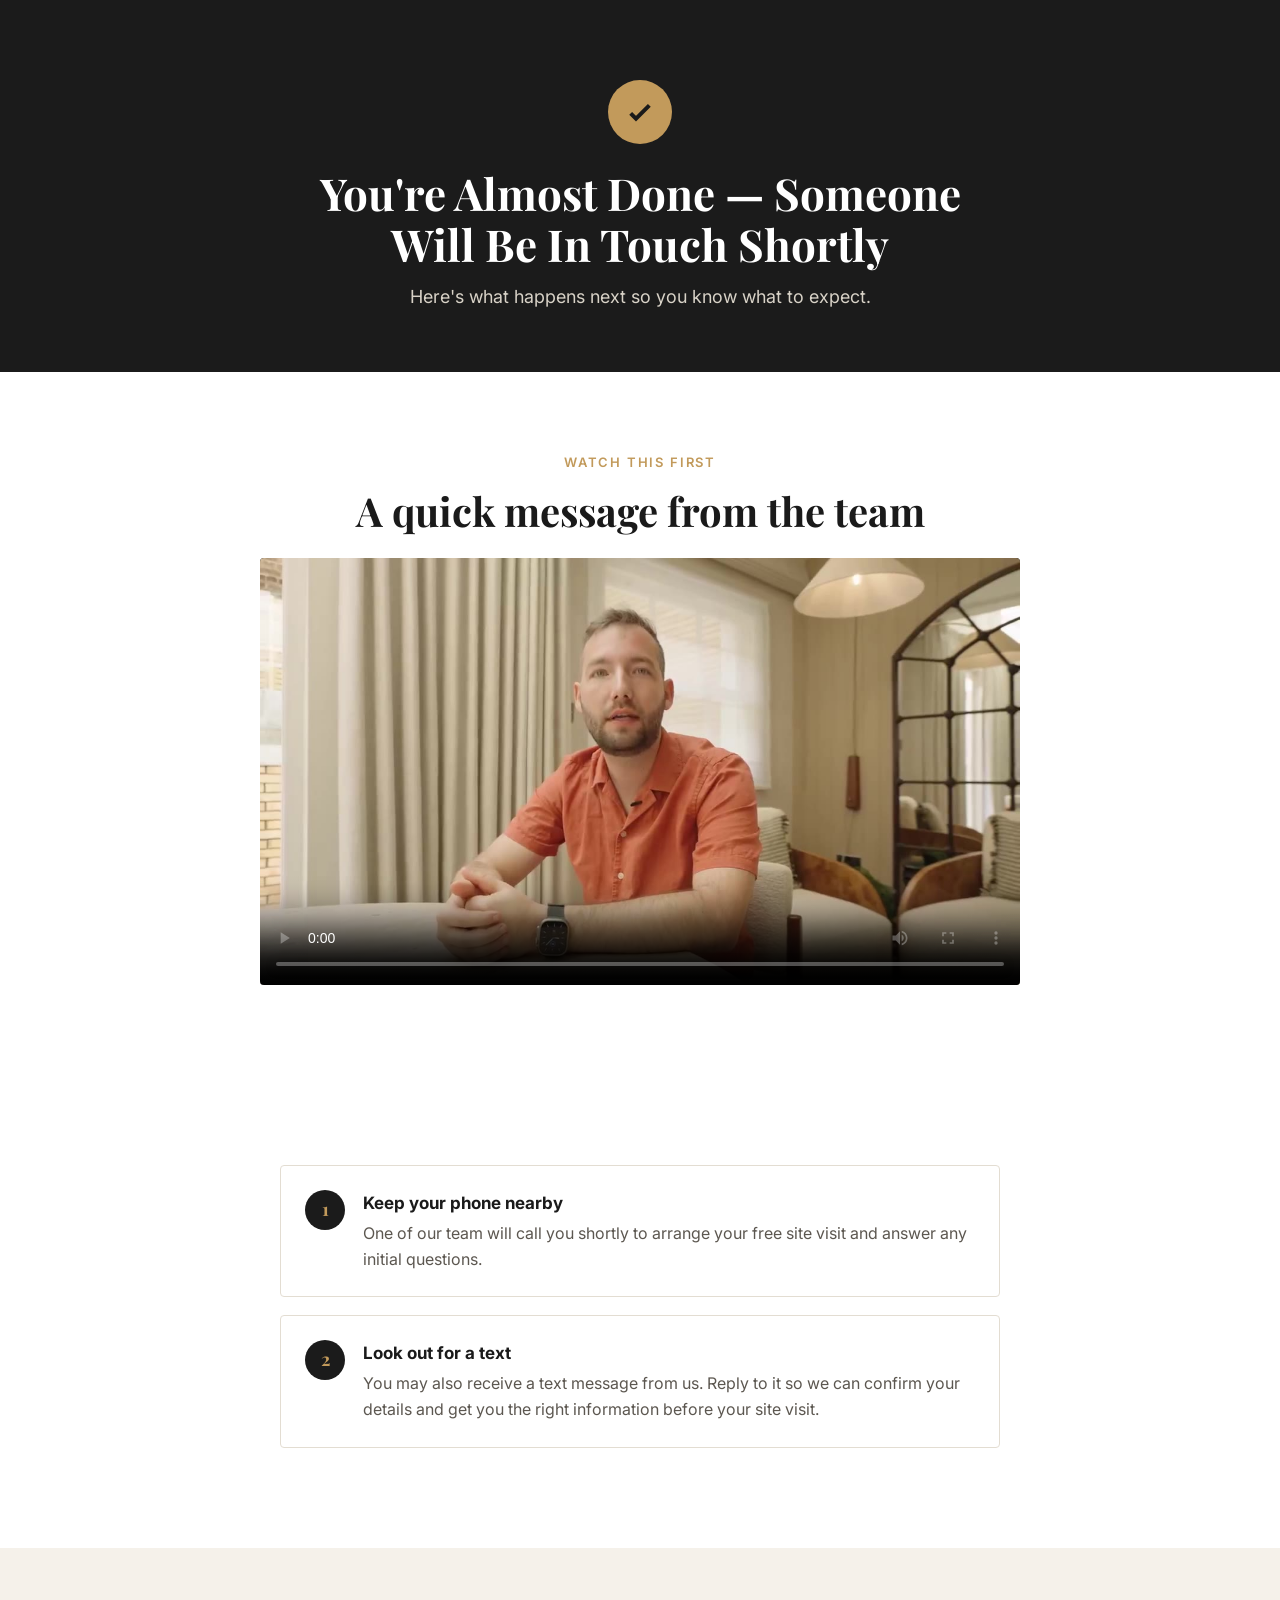
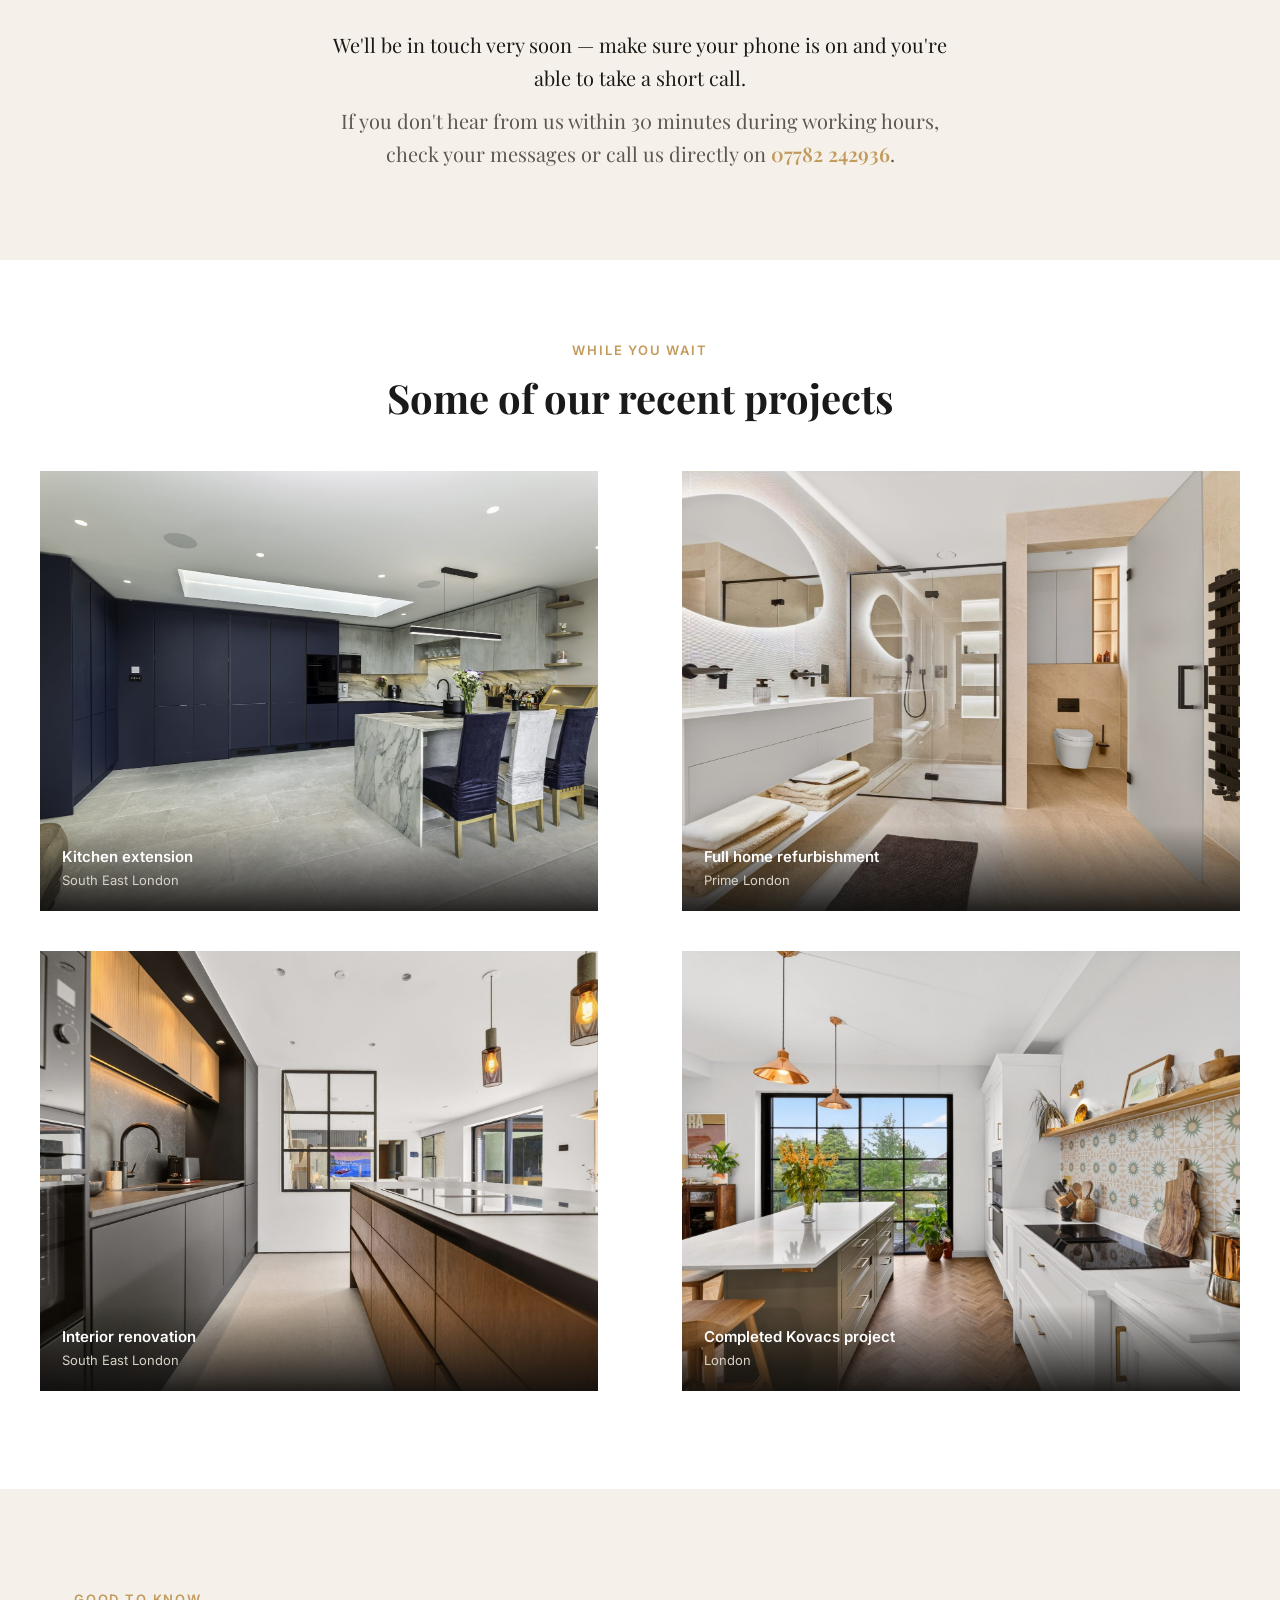
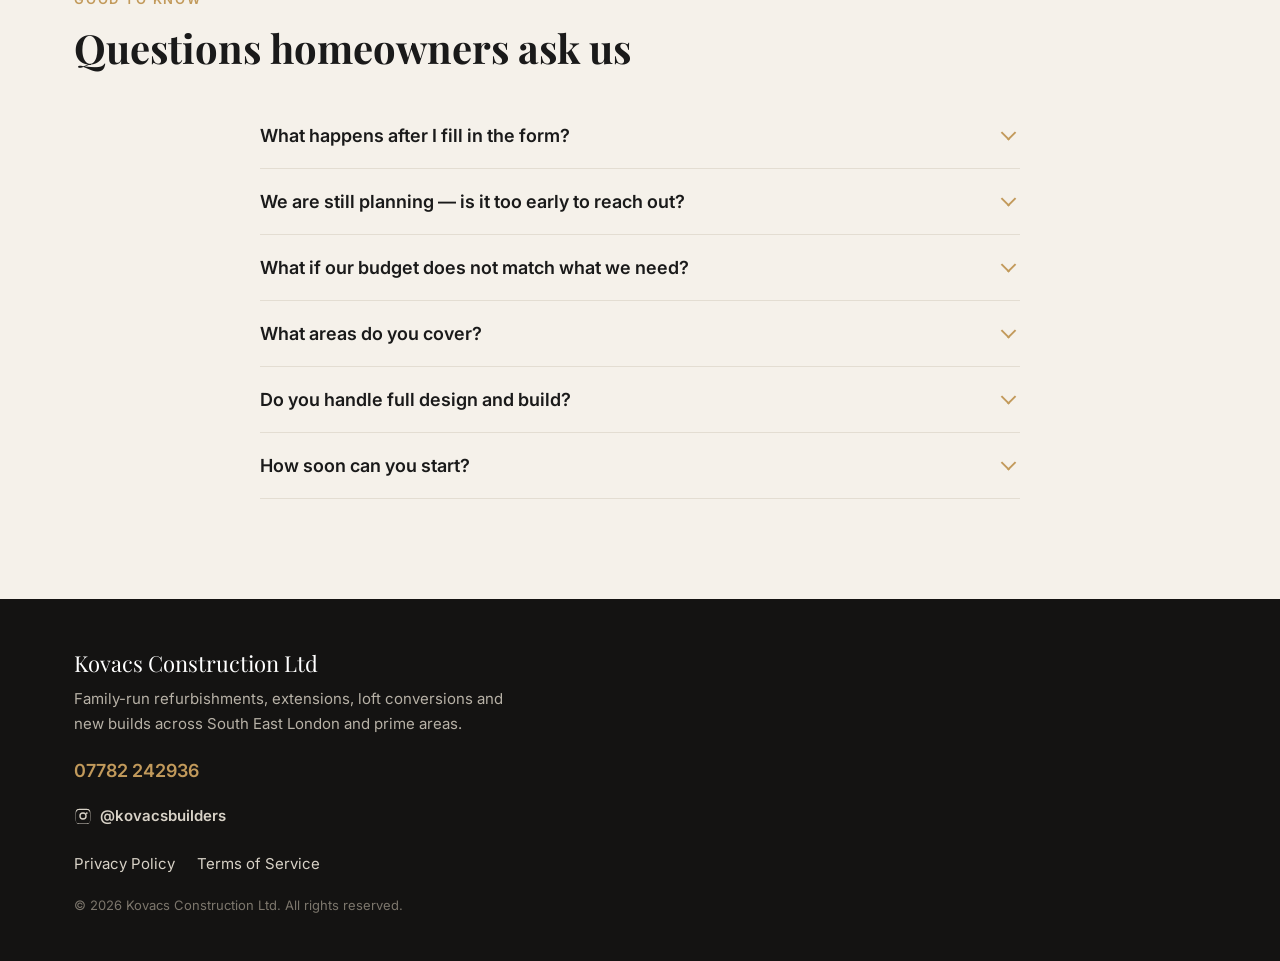
<file: funnel/thank-you.html>
<!DOCTYPE html>
<html lang="en-GB">
<head>
  <meta charset="UTF-8" />
  <meta name="viewport" content="width=device-width, initial-scale=1" />
  <title>Thank You — We&#39;ll Be In Touch Shortly | Kovacs Construction</title>
  <meta name="description" content="Thanks for your enquiry. One of our team will call you shortly to discuss your renovation project. Keep your phone nearby." />
  <meta name="robots" content="noindex" />

  <!-- TRACKING HEAD CODES GO HERE: Meta Pixel, GA4, GTM Head, TikTok, etc. -->
  <!-- GTM HEAD: paste the Google Tag Manager <script> here -->

  <link rel="preconnect" href="https://fonts.googleapis.com" />
  <link rel="preconnect" href="https://fonts.gstatic.com" crossorigin />
  <link href="https://fonts.googleapis.com/css2?family=Inter:wght@400;500;600;700&family=Playfair+Display:wght@600;700&display=swap" rel="stylesheet" />

  <link rel="stylesheet" href="styles.css" />
</head>
<body>
<!-- TRACKING BODY CODES GO HERE: GTM Body noscript, etc. -->
<!-- GTM BODY: paste the Google Tag Manager <noscript> here -->

<!-- =================================================================
     CONVERSION EVENT GOES HERE: Fire the booked-call conversion once,
     on this page only. Examples:
       - Meta:  fbq('track', 'Schedule');
       - Google Ads: gtag('event', 'conversion', {'send_to': 'AW-XXXX/YYYY'});
       - GA4:  gtag('event', 'generate_lead');
     Do NOT fire this event on landing.html.
     ================================================================= -->

<!-- ============================ HERO ============================ -->
<header class="ty-hero">
  <div class="container">
    <div class="check" aria-hidden="true">
      <svg viewBox="0 0 24 24"><path d="M5 13l4 4L19 7" fill="none" /></svg>
    </div>
    <h1>You&#39;re Almost Done — Someone Will Be In Touch Shortly</h1>
    <p>Here&#39;s what happens next so you know what to expect.</p>
  </div>
</header>

<!-- ======================= THANK-YOU VIDEO ======================= -->
<section class="section section--tight">
  <div class="container">
    <div class="section__head" style="text-align:center;margin:0 auto 24px;">
      <p class="eyebrow">Watch this first</p>
      <h2 class="section__title">A quick message from the team</h2>
    </div>
    <div class="ty-video">
      <!-- Self-hosted, web-compressed copy of the client's thank-you video. -->
      <video controls playsinline preload="metadata" poster="videos/thank-you-poster.jpg">
        <source src="videos/thank-you.mp4" type="video/mp4" />
        Your browser can’t play this video.
        <a href="videos/thank-you.mp4">Download it here</a>.
      </video>
    </div>
  </div>
</section>

<!-- ======================= NEXT STEPS ======================= -->
<section class="section">
  <div class="container">
    <div class="next-steps">
      <div class="next-step">
        <div class="next-step__num">1</div>
        <div>
          <h3>Keep your phone nearby</h3>
          <p>One of our team will call you shortly to arrange your free site visit and answer any initial questions.</p>
        </div>
      </div>
      <div class="next-step">
        <div class="next-step__num">2</div>
        <div>
          <h3>Look out for a text</h3>
          <p>You may also receive a text message from us. Reply to it so we can confirm your details and get you the right information before your site visit.</p>
        </div>
      </div>
    </div>
  </div>
</section>

<!-- ======================= REINFORCEMENT ======================= -->
<section class="section section--tight ty-reinforce">
  <div class="container">
    <p>We&#39;ll be in touch very soon — make sure your phone is on and you&#39;re able to take a short call.</p>
    <p class="ty-help">If you don&#39;t hear from us within 30 minutes during working hours, check your messages or call us directly on
      <a href="tel:+447782242936">07782 242936</a>.</p>
  </div>
</section>

<!-- ======================= PROOF GALLERY ======================= -->
<section class="section section--tight">
  <div class="container">
    <div class="section__head" style="margin-left:auto;margin-right:auto;text-align:center;">
      <p class="eyebrow">While you wait</p>
      <h2 class="section__title">Some of our recent projects</h2>
    </div>
  </div>
  <!-- Project photos embedded from the client Google Drive folder. -->
  <div class="gallery">
    <figure class="shot has-photo" style="background:#272626 url('images/kitchen-3.jpg') center/cover no-repeat;">
      <figcaption class="shot__cap">Kitchen extension<span>South East London</span></figcaption>
    </figure>
    <figure class="shot has-photo" style="background:#272626 url('images/refurb-2.jpg') center/cover no-repeat;">
      <figcaption class="shot__cap">Full home refurbishment<span>Prime London</span></figcaption>
    </figure>
    <figure class="shot has-photo" style="background:#272626 url('images/interior-2.jpg') center/cover no-repeat;">
      <figcaption class="shot__cap">Interior renovation<span>South East London</span></figcaption>
    </figure>
    <figure class="shot has-photo" style="background:#272626 url('images/project-1.jpg') center/cover no-repeat;">
      <figcaption class="shot__cap">Completed Kovacs project<span>London</span></figcaption>
    </figure>
  </div>
</section>

<!-- ======================= FAQ (same as landing) ======================= -->
<section class="section section--offwhite">
  <div class="container">
    <div class="section__head">
      <p class="eyebrow">Good to know</p>
      <h2 class="section__title">Questions homeowners ask us</h2>
    </div>
    <div class="faq">
      <div class="faq__item">
        <button class="faq__q" type="button">What happens after I fill in the form?</button>
        <div class="faq__a"><div class="faq__a-inner">One of our team will call you shortly to arrange your free site visit. There is no obligation and no hard sell.</div></div>
      </div>
      <div class="faq__item">
        <button class="faq__q" type="button">We are still planning — is it too early to reach out?</button>
        <div class="faq__a"><div class="faq__a-inner">No. Early is a good time to talk. We can help you shape the plan and understand realistic costs before you commit.</div></div>
      </div>
      <div class="faq__item">
        <button class="faq__q" type="button">What if our budget does not match what we need?</button>
        <div class="faq__a"><div class="faq__a-inner">We will tell you honestly. Sometimes we can suggest a different approach that gets you close to what you want for less.</div></div>
      </div>
      <div class="faq__item">
        <button class="faq__q" type="button">What areas do you cover?</button>
        <div class="faq__a"><div class="faq__a-inner">South East London and prime areas including Kensington, Fulham, Richmond and nearby.</div></div>
      </div>
      <div class="faq__item">
        <button class="faq__q" type="button">Do you handle full design and build?</button>
        <div class="faq__a"><div class="faq__a-inner">Yes. We can manage the whole project from design and drawings through to the finished work, so you deal with one team.</div></div>
      </div>
      <div class="faq__item">
        <button class="faq__q" type="button">How soon can you start?</button>
        <div class="faq__a"><div class="faq__a-inner">It depends on the project and the time of year. We will give you a realistic start date on your call.</div></div>
      </div>
    </div>
  </div>
</section>

<!-- ======================= FOOTER ======================= -->
<footer class="footer">
  <div class="container">
    <p class="footer__brand">Kovacs Construction Ltd</p>
    <p class="footer__desc">Family-run refurbishments, extensions, loft conversions and new builds across South East London and prime areas.</p>
    <p><a class="footer__phone" href="tel:+447782242936">07782 242936</a></p>
    <p class="footer__social">
      <a href="https://www.instagram.com/kovacsbuilders/" target="_blank" rel="noopener" aria-label="Kovacs Construction on Instagram">
        <svg viewBox="0 0 24 24" aria-hidden="true"><path d="M12 2.2c3.2 0 3.6 0 4.9.07 1.2.06 1.8.25 2.2.42.6.22 1 .48 1.4.9.42.42.68.82.9 1.4.17.4.36 1 .42 2.2.06 1.3.07 1.7.07 4.9s0 3.6-.07 4.9c-.06 1.2-.25 1.8-.42 2.2-.22.6-.48 1-.9 1.4-.42.42-.82.68-1.4.9-.4.17-1 .36-2.2.42-1.3.06-1.7.07-4.9.07s-3.6 0-4.9-.07c-1.2-.06-1.8-.25-2.2-.42-.6-.22-1-.48-1.4-.9-.42-.42-.68-.82-.9-1.4-.17-.4-.36-1-.42-2.2-.06-1.3-.07-1.7-.07-4.9s0-3.6.07-4.9c.06-1.2.25-1.8.42-2.2.22-.6.48-1 .9-1.4.42-.42.82-.68 1.4-.9.4-.17 1-.36 2.2-.42 1.3-.06 1.7-.07 4.9-.07zm0 1.8c-3.1 0-3.5 0-4.7.07-1.1.05-1.7.24-2.1.4-.5.2-.9.44-1.3.84-.4.4-.64.8-.84 1.3-.16.4-.35 1-.4 2.1-.07 1.2-.07 1.6-.07 4.7s0 3.5.07 4.7c.05 1.1.24 1.7.4 2.1.2.5.44.9.84 1.3.4.4.8.64 1.3.84.4.16 1 .35 2.1.4 1.2.07 1.6.07 4.7.07s3.5 0 4.7-.07c1.1-.05 1.7-.24 2.1-.4.5-.2.9-.44 1.3-.84.4-.4.64-.8.84-1.3.16-.4.35-1 .4-2.1.07-1.2.07-1.6.07-4.7s0-3.5-.07-4.7c-.05-1.1-.24-1.7-.4-2.1-.2-.5-.44-.9-.84-1.3-.4-.4-.8-.64-1.3-.84-.4-.16-1-.35-2.1-.4-1.2-.07-1.6-.07-4.7-.07zm0 3.06A4.94 4.94 0 1 1 12 17a4.94 4.94 0 0 1 0-9.88zm0 1.8a3.14 3.14 0 1 0 0 6.28 3.14 3.14 0 0 0 0-6.28zM17.1 6.9a1.15 1.15 0 1 1 0 2.3 1.15 1.15 0 0 1 0-2.3z"/></svg>
        <span>@kovacsbuilders</span>
      </a>
    </p>
    <nav class="footer__links" aria-label="Legal">
      <a href="privacy.html">Privacy Policy</a>
      <a href="terms.html">Terms of Service</a>
    </nav>
    <p class="footer__legal">© <span id="year">2026</span> Kovacs Construction Ltd. All rights reserved.</p>
  </div>
</footer>

<script src="script.js"></script>
</body>
</html>
</file>
<file: funnel/styles.css>
/* ==========================================================================
   Kovacs Construction Ltd — Renovation Call Funnel
   styles.css — mobile-first, vanilla CSS
   Palette based on the Kovacs Construction brand:
   charcoal / near-black, warm bronze accent, soft off-white.
   ========================================================================== */

/* ---------- Design tokens ---------- */
:root {
  --charcoal:      #1b1b1b;   /* primary dark */
  --charcoal-2:    #272626;   /* secondary dark */
  --bronze:        #c29a5b;   /* warm accent */
  --bronze-dark:   #a9823f;   /* accent hover (~10% darker) */
  --offwhite:      #f5f1ea;   /* light section background */
  --white:         #ffffff;
  --ink:           #1a1a1a;   /* near-black body text */
  --muted:         #5c5750;   /* muted text */
  --line:          #e3ddd2;   /* hairline borders */
  --star:          #e7b53c;   /* review stars */

  --maxw:          1180px;
  --radius:        4px;

  --font-head: "Playfair Display", Georgia, "Times New Roman", serif;
  --font-body: "Inter", -apple-system, BlinkMacSystemFont, "Segoe UI", Roboto,
               Helvetica, Arial, sans-serif;
}

/* ---------- Reset ---------- */
*, *::before, *::after { box-sizing: border-box; }
html { scroll-behavior: smooth; -webkit-text-size-adjust: 100%; }
body {
  margin: 0;
  font-family: var(--font-body);
  font-size: 17px;
  line-height: 1.65;
  color: var(--ink);
  background: var(--white);
  overflow-x: hidden;
}
img { max-width: 100%; display: block; }
a { color: inherit; }
h1, h2, h3 { font-family: var(--font-head); font-weight: 700; line-height: 1.15; margin: 0 0 .5em; }
p { margin: 0 0 1em; }

/* ---------- Layout helpers ---------- */
.container {
  width: 100%;
  max-width: var(--maxw);
  margin: 0 auto;
  padding: 0 24px;
}
.section { padding: 60px 0; }              /* mobile */
.section--tight { padding: 48px 0; }
.section--dark { background: var(--charcoal); color: var(--white); }
.section--offwhite { background: var(--offwhite); }
.section__head { max-width: 640px; margin: 0 0 32px; }
.eyebrow {
  font-family: var(--font-body);
  font-size: 13px;
  letter-spacing: .14em;
  text-transform: uppercase;
  font-weight: 600;
  color: var(--bronze);
  margin: 0 0 14px;
}
.section--dark .eyebrow { color: var(--bronze); }
h2.section__title { font-size: 28px; }
.section__sub { font-size: 18px; color: var(--muted); max-width: 640px; }
.section--dark .section__sub { color: #cfc9bf; }
.lead { font-size: 18px; max-width: 640px; }

/* ---------- Buttons ---------- */
.btn {
  display: inline-block;
  width: 100%;
  text-align: center;
  background: var(--bronze);
  color: #1a1a1a;
  font-family: var(--font-body);
  font-weight: 700;
  font-size: 17px;
  letter-spacing: .01em;
  text-decoration: none;
  padding: 18px 28px;
  border: none;
  border-radius: var(--radius);
  cursor: pointer;
  transition: background-color .15s ease;
}
.btn:hover, .btn:focus { background: var(--bronze-dark); }
.btn--ghost {
  background: transparent;
  color: var(--white);
  border: 1.5px solid rgba(255,255,255,.7);
}
.btn--ghost:hover { background: rgba(255,255,255,.12); }
.btn-note {
  font-size: 14px;
  color: var(--muted);
  margin: 12px 0 0;
}
.section--dark .btn-note { color: #cfc9bf; }
.hero .btn-note { color: #e8e2d6; }

/* Call link */
.calllink {
  display: inline-flex;
  align-items: center;
  gap: 8px;
  font-weight: 600;
  text-decoration: none;
  color: inherit;
}
.calllink svg { width: 18px; height: 18px; fill: currentColor; }

/* ==========================================================================
   HERO
   ========================================================================== */
.hero {
  position: relative;
  min-height: 80vh;
  display: flex;
  align-items: center;
  text-align: center;
  color: var(--white);
  /* IMAGE PLACEHOLDER: replace the url() below with a real hero renovation
     photo from the client Dropbox. Keep the linear-gradient overlay for
     text contrast. */
  background:
    linear-gradient(rgba(20,19,18,.62), rgba(20,19,18,.72)),
    url("images/hero.jpg") center / cover no-repeat,
    var(--charcoal);
}
.hero__inner {
  position: relative;
  width: 100%;
  max-width: 860px;
  margin: 0 auto;
  padding: 96px 24px;
}
.hero .eyebrow { color: var(--bronze); }
.hero h1 {
  font-size: 36px;
  color: var(--white);
  margin-bottom: 18px;
}
.hero__sub {
  font-size: 18px;
  color: #ece7dd;
  max-width: 560px;
  margin: 0 auto 28px;
}
.hero__cta { max-width: 420px; margin: 0 auto; }

/* Trust strip inside hero */
.trust-strip {
  display: flex;
  flex-wrap: wrap;
  justify-content: center;
  gap: 14px 28px;
  margin: 34px auto 0;
  max-width: 640px;
  font-size: 14px;
  color: #ece7dd;
}
.trust-strip .ts-item { display: inline-flex; align-items: center; gap: 8px; }
.stars { color: var(--star); letter-spacing: 2px; font-size: 15px; }
.trust-strip strong { color: var(--white); }

/* ==========================================================================
   SOCIAL PROOF STRIP
   ========================================================================== */
.proofbar { background: var(--charcoal-2); color: var(--white); }
.proofbar__grid {
  display: grid;
  grid-template-columns: 1fr 1fr;
  gap: 28px 20px;
  padding: 40px 0;
  text-align: center;
}
.proofbar__stat .num {
  font-family: var(--font-head);
  font-size: 30px;
  font-weight: 700;
  color: var(--bronze);
  display: block;
  line-height: 1.1;
}
.proofbar__stat .lbl { font-size: 14px; color: #d8d2c7; }
.proofbar__quote {
  grid-column: 1 / -1;
  border-top: 1px solid rgba(255,255,255,.12);
  padding-top: 24px;
  font-family: var(--font-head);
  font-style: italic;
  font-size: 19px;
  line-height: 1.5;
}
.proofbar__quote cite {
  display: block;
  font-family: var(--font-body);
  font-style: normal;
  font-size: 14px;
  color: var(--bronze);
  margin-top: 10px;
}

/* ==========================================================================
   PROBLEM SECTION
   ========================================================================== */
.pains {
  display: grid;
  grid-template-columns: 1fr;
  gap: 4px;
  border: 1px solid var(--line);
  border-radius: var(--radius);
  overflow: hidden;
}
.pain {
  background: var(--white);
  padding: 26px 24px;
  border-bottom: 1px solid var(--line);
}
.pain:last-child { border-bottom: none; }
.pain h3 { font-family: var(--font-body); font-weight: 700; font-size: 18px; margin: 0 0 6px; }
.pain p { margin: 0; color: var(--muted); font-size: 16px; }

/* ==========================================================================
   MECHANISM SECTION (image-led)
   ========================================================================== */
.mechanism { padding: 0; }
.mechanism__media {
  position: relative;
  min-height: 460px;
  display: flex;
  align-items: flex-end;
  /* IMAGE PLACEHOLDER: replace with a wide project photo. */
  background:
    linear-gradient(rgba(20,19,18,.30), rgba(20,19,18,.82)),
    url("images/mechanism.jpg") center / cover no-repeat,
    var(--charcoal);
  color: var(--white);
}
.mechanism__content {
  width: 100%;
  max-width: var(--maxw);
  margin: 0 auto;
  padding: 48px 24px;
}
.mechanism__content .eyebrow { color: var(--bronze); }
.mechanism__content h2 { color: var(--white); font-size: 28px; max-width: 620px; }
.mechanism__content > p { color: #e6e0d5; max-width: 620px; }
.diffs {
  list-style: none;
  padding: 0;
  margin: 22px 0 0;
  display: grid;
  grid-template-columns: 1fr;
  gap: 16px;
  max-width: 720px;
}
.diffs li { padding-left: 30px; position: relative; color: #f0ebe1; font-size: 16px; }
.diffs li::before {
  content: "";
  position: absolute;
  left: 0; top: 8px;
  width: 14px; height: 14px;
  border: 2px solid var(--bronze);
  border-radius: 50%;
}
.diffs li strong { color: var(--white); }

/* ==========================================================================
   HOW IT WORKS
   ========================================================================== */
.steps { display: grid; grid-template-columns: 1fr; gap: 20px; counter-reset: step; }
.step {
  background: var(--white);
  border: 1px solid var(--line);
  border-radius: var(--radius);
  padding: 28px 24px;
  position: relative;
}
.step__num {
  font-family: var(--font-head);
  font-size: 26px;
  color: var(--bronze);
  font-weight: 700;
  display: block;
  margin-bottom: 8px;
}
.step h3 { font-family: var(--font-body); font-size: 18px; margin: 0 0 6px; }
.step p { margin: 0; color: var(--muted); font-size: 16px; }

/* ==========================================================================
   WHAT YOU GET
   ========================================================================== */
.getlist { list-style: none; padding: 0; margin: 0; max-width: 720px; }
.getlist li {
  position: relative;
  padding: 16px 0 16px 40px;
  border-bottom: 1px solid rgba(255,255,255,.12);
  font-size: 17px;
}
.getlist li:last-child { border-bottom: none; }
.getlist li::before {
  content: "";
  position: absolute;
  left: 4px; top: 20px;
  width: 16px; height: 9px;
  border-left: 2.5px solid var(--bronze);
  border-bottom: 2.5px solid var(--bronze);
  transform: rotate(-45deg);
}

/* ==========================================================================
   PROOF GALLERY
   ========================================================================== */
.gallery {
  display: grid;
  grid-template-columns: 1fr;
  gap: 4px;
}
.shot {
  position: relative;
  min-height: 400px;
  display: flex;
  align-items: flex-end;
  color: var(--white);
  background: var(--charcoal-2);
  overflow: hidden;
}
/* IMAGE PLACEHOLDER blocks: each .shot expects a real project photo as a
   background-image. Replace the inline style / add classes with client photos
   from the Dropbox folder. Until then a labelled dark block is shown. */
.shot::before {
  content: attr(data-label);
  position: absolute;
  inset: 0;
  display: flex;
  align-items: center;
  justify-content: center;
  text-align: center;
  padding: 24px;
  font-family: var(--font-body);
  font-size: 14px;
  letter-spacing: .04em;
  color: rgba(255,255,255,.55);
  background:
    repeating-linear-gradient(45deg, rgba(255,255,255,.02) 0 12px, rgba(255,255,255,0) 12px 24px);
}
.shot.has-photo::before { content: none; }
.shot__cap {
  position: relative;
  width: 100%;
  padding: 20px 22px;
  background: linear-gradient(transparent, rgba(15,14,13,.9));
  font-size: 15px;
  font-weight: 600;
}
.shot__cap span { display: block; font-weight: 400; font-size: 13px; color: #d8d2c7; }

/* ==========================================================================
   REVIEWS
   ========================================================================== */
.reviews__grid {
  display: grid;
  grid-template-columns: 1fr;
  gap: 0;
}
.review {
  margin: 0;
  padding: 26px 0;
  border-top: 1px solid rgba(255,255,255,.12);
}
.review__stars {
  color: var(--bronze);
  letter-spacing: 2px;
  font-size: 15px;
  margin-bottom: 12px;
}
.review__text {
  font-family: var(--font-head);
  font-style: italic;
  font-size: 19px;
  line-height: 1.5;
  color: #f0ebe1;
  margin: 0 0 12px;
}
.review__who {
  font-family: var(--font-body);
  font-size: 14px;
  font-weight: 600;
  color: var(--bronze);
  margin: 0;
}
.review__who span { color: #b7b1a6; font-weight: 400; }

@media (min-width: 800px) {
  .reviews__grid { grid-template-columns: 1fr 1fr; column-gap: 48px; }
}

/* ==========================================================================
   FAQ ACCORDION
   ========================================================================== */
.faq { max-width: 760px; margin: 0 auto; }
.faq__item { border-bottom: 1px solid var(--line); }
.faq__q {
  width: 100%;
  text-align: left;
  background: none;
  border: none;
  padding: 22px 44px 22px 0;
  font-family: var(--font-body);
  font-size: 18px;
  font-weight: 600;
  color: var(--ink);
  cursor: pointer;
  position: relative;
}
.faq__q::after {
  content: "";
  position: absolute;
  right: 6px; top: 50%;
  width: 11px; height: 11px;
  border-right: 2px solid var(--bronze);
  border-bottom: 2px solid var(--bronze);
  transform: translateY(-70%) rotate(45deg);
  transition: transform .2s ease;
}
.faq__item.open .faq__q::after { transform: translateY(-30%) rotate(-135deg); }
.faq__a {
  max-height: 0;
  overflow: hidden;
  transition: max-height .25s ease;
}
.faq__a-inner { padding: 0 0 22px; color: var(--muted); font-size: 16px; }

/* ==========================================================================
   FORM SECTION
   ========================================================================== */
.formwrap {
  max-width: 720px;
  margin: 0 auto;
  background: var(--white);
  border: 1px solid var(--line);
  border-radius: var(--radius);
  padding: 12px;
}
.form-embed { width: 100%; }
.form-embed iframe {
  width: 100%;
  height: 874px;        /* concrete height so the form shows even before/without
                           GHL's auto-resize script runs */
  min-height: 720px;
  border: none;
  border-radius: var(--radius);
  display: block;
}
.form-placeholder {
  min-height: 500px;
  display: flex;
  align-items: center;
  justify-content: center;
  text-align: center;
  padding: 40px;
  color: var(--muted);
  border: 2px dashed var(--line);
  border-radius: var(--radius);
}

/* ==========================================================================
   FINAL CTA
   ========================================================================== */
.finalcta { text-align: center; }
.finalcta h2 { color: var(--white); font-size: 30px; max-width: 640px; margin: 0 auto .4em; }
.finalcta p { color: #d8d2c7; max-width: 560px; margin: 0 auto 26px; }
.finalcta .btn { max-width: 420px; margin: 0 auto; }

/* ==========================================================================
   FOOTER
   ========================================================================== */
.footer { background: #141312; color: #b7b1a6; padding: 46px 0 32px; }
.footer__brand { font-family: var(--font-head); font-size: 22px; color: var(--white); margin: 0 0 6px; }
.footer__desc { font-size: 15px; max-width: 460px; margin: 0 0 20px; }
.footer__links { display: flex; gap: 22px; flex-wrap: wrap; margin: 0 0 18px; }
.footer__links a { color: #d8d2c7; text-decoration: none; font-size: 15px; }
.footer__links a:hover { color: var(--bronze); }
.footer__legal { font-size: 13px; color: #7c766c; }
.footer__phone { color: var(--bronze); text-decoration: none; font-weight: 600; }
.footer__social { margin: 0 0 18px; }
.footer__social a {
  display: inline-flex;
  align-items: center;
  gap: 8px;
  color: #d8d2c7;
  text-decoration: none;
  font-size: 15px;
  font-weight: 600;
}
.footer__social a:hover { color: var(--bronze); }
.footer__social svg { width: 18px; height: 18px; fill: currentColor; }

/* ==========================================================================
   STICKY MOBILE CTA
   ========================================================================== */
.sticky-cta {
  position: fixed;
  left: 0; right: 0; bottom: 0;
  z-index: 60;
  display: flex;
  gap: 10px;
  padding: 10px 14px calc(10px + env(safe-area-inset-bottom));
  background: rgba(20,19,18,.96);
  border-top: 1px solid rgba(255,255,255,.1);
  transform: translateY(120%);
  transition: transform .25s ease;
}
.sticky-cta.show { transform: translateY(0); }
.sticky-cta .btn { padding: 15px 16px; font-size: 16px; }
.sticky-cta .btn--call {
  flex: 0 0 54px;
  width: 54px;
  background: transparent;
  border: 1.5px solid var(--bronze);
  color: var(--bronze);
  display: flex;
  align-items: center;
  justify-content: center;
}
.sticky-cta .btn--call svg { width: 22px; height: 22px; fill: currentColor; }

/* ==========================================================================
   THANK-YOU PAGE
   ========================================================================== */
.ty-hero {
  background: var(--charcoal);
  color: var(--white);
  text-align: center;
  padding: 80px 0 60px;
}
.ty-hero .check {
  width: 64px; height: 64px;
  margin: 0 auto 24px;
  border-radius: 50%;
  background: var(--bronze);
  display: flex; align-items: center; justify-content: center;
}
.ty-hero .check svg { width: 32px; height: 32px; fill: none; stroke: #1a1a1a; stroke-width: 3; }
.ty-hero h1 { color: var(--white); font-size: 32px; max-width: 720px; margin: 0 auto .3em; }
.ty-hero p { color: #d8d2c7; max-width: 560px; margin: 0 auto; font-size: 18px; }

/* Thank-you video */
.ty-video { max-width: 760px; margin: 0 auto; }
.ty-video video {
  display: block;
  width: 100%;
  height: auto;
  max-height: 80vh;
  border-radius: var(--radius);
  background: #000;
}

.next-steps { max-width: 720px; margin: 0 auto; display: grid; gap: 18px; }
.next-step {
  display: flex;
  gap: 18px;
  align-items: flex-start;
  background: var(--white);
  border: 1px solid var(--line);
  border-radius: var(--radius);
  padding: 24px;
}
.next-step__num {
  flex: 0 0 40px;
  width: 40px; height: 40px;
  border-radius: 50%;
  background: var(--charcoal);
  color: var(--bronze);
  font-family: var(--font-head);
  font-weight: 700;
  display: flex; align-items: center; justify-content: center;
}
.next-step h3 { font-family: var(--font-body); font-size: 17px; margin: 4px 0 6px; }
.next-step p { margin: 0; color: var(--muted); font-size: 16px; }

.ty-reinforce {
  background: var(--offwhite);
  text-align: center;
}
.ty-reinforce p { font-size: 20px; font-family: var(--font-head); max-width: 620px; margin: 0 auto 10px; }
.ty-help { font-size: 15px; color: var(--muted); }
.ty-help a { color: var(--bronze); font-weight: 600; text-decoration: none; }

/* ==========================================================================
   RESPONSIVE — tablet & desktop
   ========================================================================== */
@media (min-width: 700px) {
  .proofbar__grid { grid-template-columns: repeat(4, 1fr); }
  .proofbar__quote { grid-column: 1 / -1; }
  .pains { grid-template-columns: 1fr 1fr; gap: 0; }
  .pain { border-right: 1px solid var(--line); }
  .pain:nth-child(2n) { border-right: none; }
  .steps { grid-template-columns: repeat(3, 1fr); }
  .gallery { grid-template-columns: 1fr 1fr; }
  .btn { width: auto; }
  .hero__cta .btn, .finalcta .btn, .formwrap + * .btn { width: 100%; }
}

@media (min-width: 992px) {
  body { font-size: 18px; }
  .section { padding: 100px 0; }
  .section--tight { padding: 80px 0; }
  h2.section__title { font-size: 40px; }
  .hero { min-height: 92vh; }
  .hero h1 { font-size: 56px; }
  .hero__sub { font-size: 20px; }
  .mechanism__content h2 { font-size: 40px; }
  .mechanism__media { min-height: 620px; }
  .mechanism__content { padding: 80px 24px; }
  .diffs { grid-template-columns: 1fr 1fr; }
  .gallery { grid-template-columns: repeat(2, 1fr); }
  .shot { min-height: 440px; }
  .finalcta h2 { font-size: 40px; }
  .ty-hero h1 { font-size: 44px; }
  /* Sticky CTA is mobile-only */
  .sticky-cta { display: none !important; }
}

/* Reduced motion */
@media (prefers-reduced-motion: reduce) {
  html { scroll-behavior: auto; }
  * { transition: none !important; }
}
</file>
